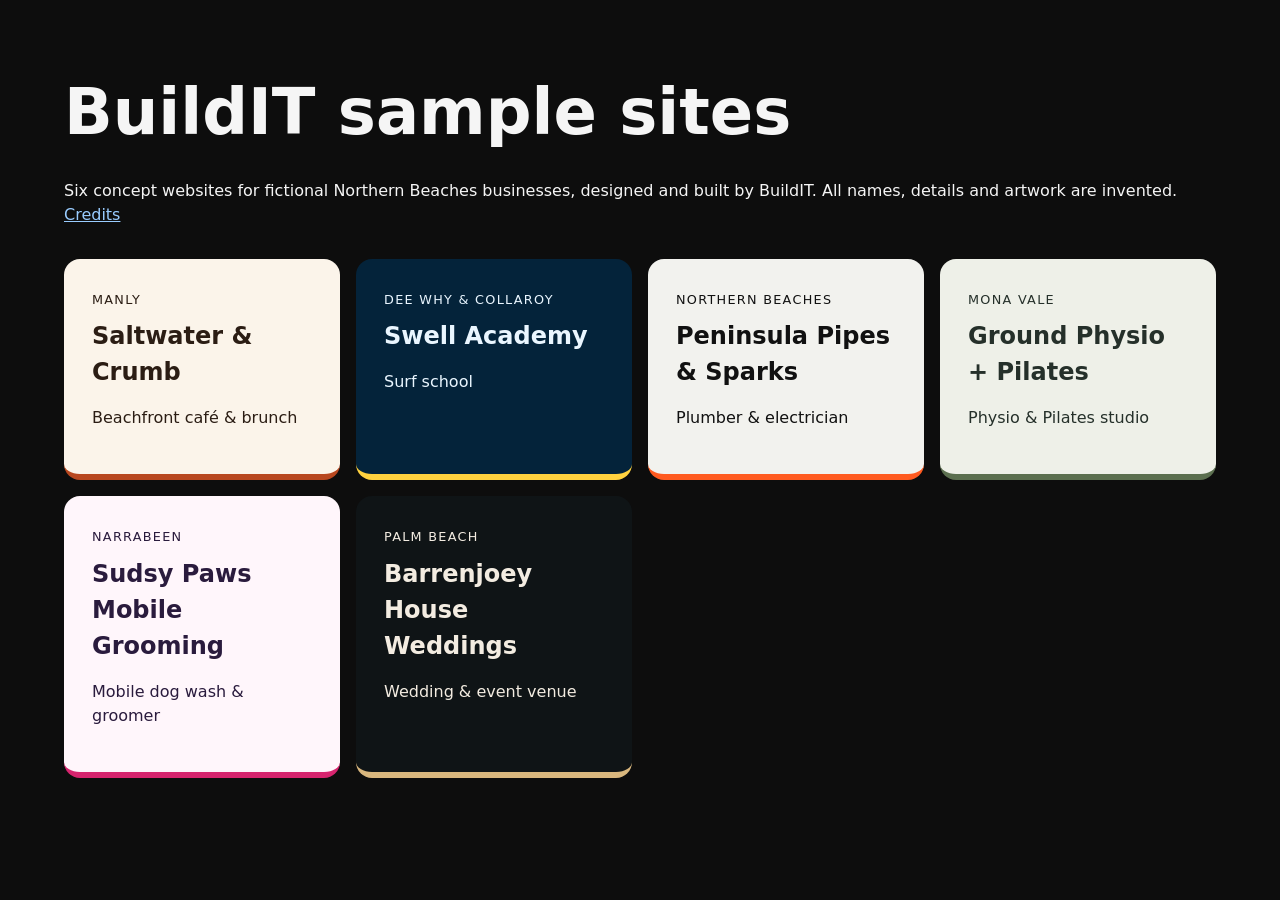
<file: index.html>
<!doctype html><html lang="en-AU"><head><meta charset="utf-8"><meta name="viewport" content="width=device-width,initial-scale=1"><title>BuildIT — Sample websites for Northern Beaches businesses</title><link rel="icon" href="data:,"><style>body{margin:0;font:16px/1.5 system-ui,sans-serif;background:#0d0d0d;color:#f5f5f5;padding:clamp(20px,5vw,64px)}h1{font-size:clamp(2rem,6vw,4rem);margin:0 0 .3em}.g{display:grid;gap:16px;grid-template-columns:repeat(auto-fit,minmax(260px,1fr));margin-top:32px}.ix{display:block;padding:28px;border-radius:16px;background:var(--b);color:var(--f);text-decoration:none;border-bottom:6px solid var(--c);transition:transform .2s}.ix:hover,.ix:focus-visible{transform:translateY(-4px)}.ix span{font-size:.8rem;text-transform:uppercase;letter-spacing:.1em}.ix h2{margin:.3em 0}a{color:#9cf}</style></head><body><h1>BuildIT sample sites</h1><p>Six concept websites for fictional Northern Beaches businesses, designed and built by BuildIT. All names, details and artwork are invented. <a href="CREDITS.md">Credits</a></p><div class="g"><a class="ix" href="saltwater-cafe/" style="--c:#b8471f;--b:#fbf4ea;--f:#2b1d14"><span>Manly</span><h2>Saltwater & Crumb</h2><p>Beachfront café & brunch</p></a><a class="ix" href="swell-academy/" style="--c:#ffd23f;--b:#04233a;--f:#eaf6ff"><span>Dee Why & Collaroy</span><h2>Swell Academy</h2><p>Surf school</p></a><a class="ix" href="peninsula-sparks/" style="--c:#ff5a1f;--b:#f2f2ee;--f:#111"><span>Northern Beaches</span><h2>Peninsula Pipes & Sparks</h2><p>Plumber & electrician</p></a><a class="ix" href="ground-studio/" style="--c:#5b6f4f;--b:#eef0e8;--f:#25302a"><span>Mona Vale</span><h2>Ground Physio + Pilates</h2><p>Physio & Pilates studio</p></a><a class="ix" href="sudsy-paws/" style="--c:#d6246e;--b:#fff6fb;--f:#2a1b3d"><span>Narrabeen</span><h2>Sudsy Paws Mobile Grooming</h2><p>Mobile dog wash & groomer</p></a><a class="ix" href="barrenjoey-house/" style="--c:#d9b77e;--b:#0f1416;--f:#f3ece1"><span>Palm Beach</span><h2>Barrenjoey House Weddings</h2><p>Wedding & event venue</p></a></div></body></html>
</file>
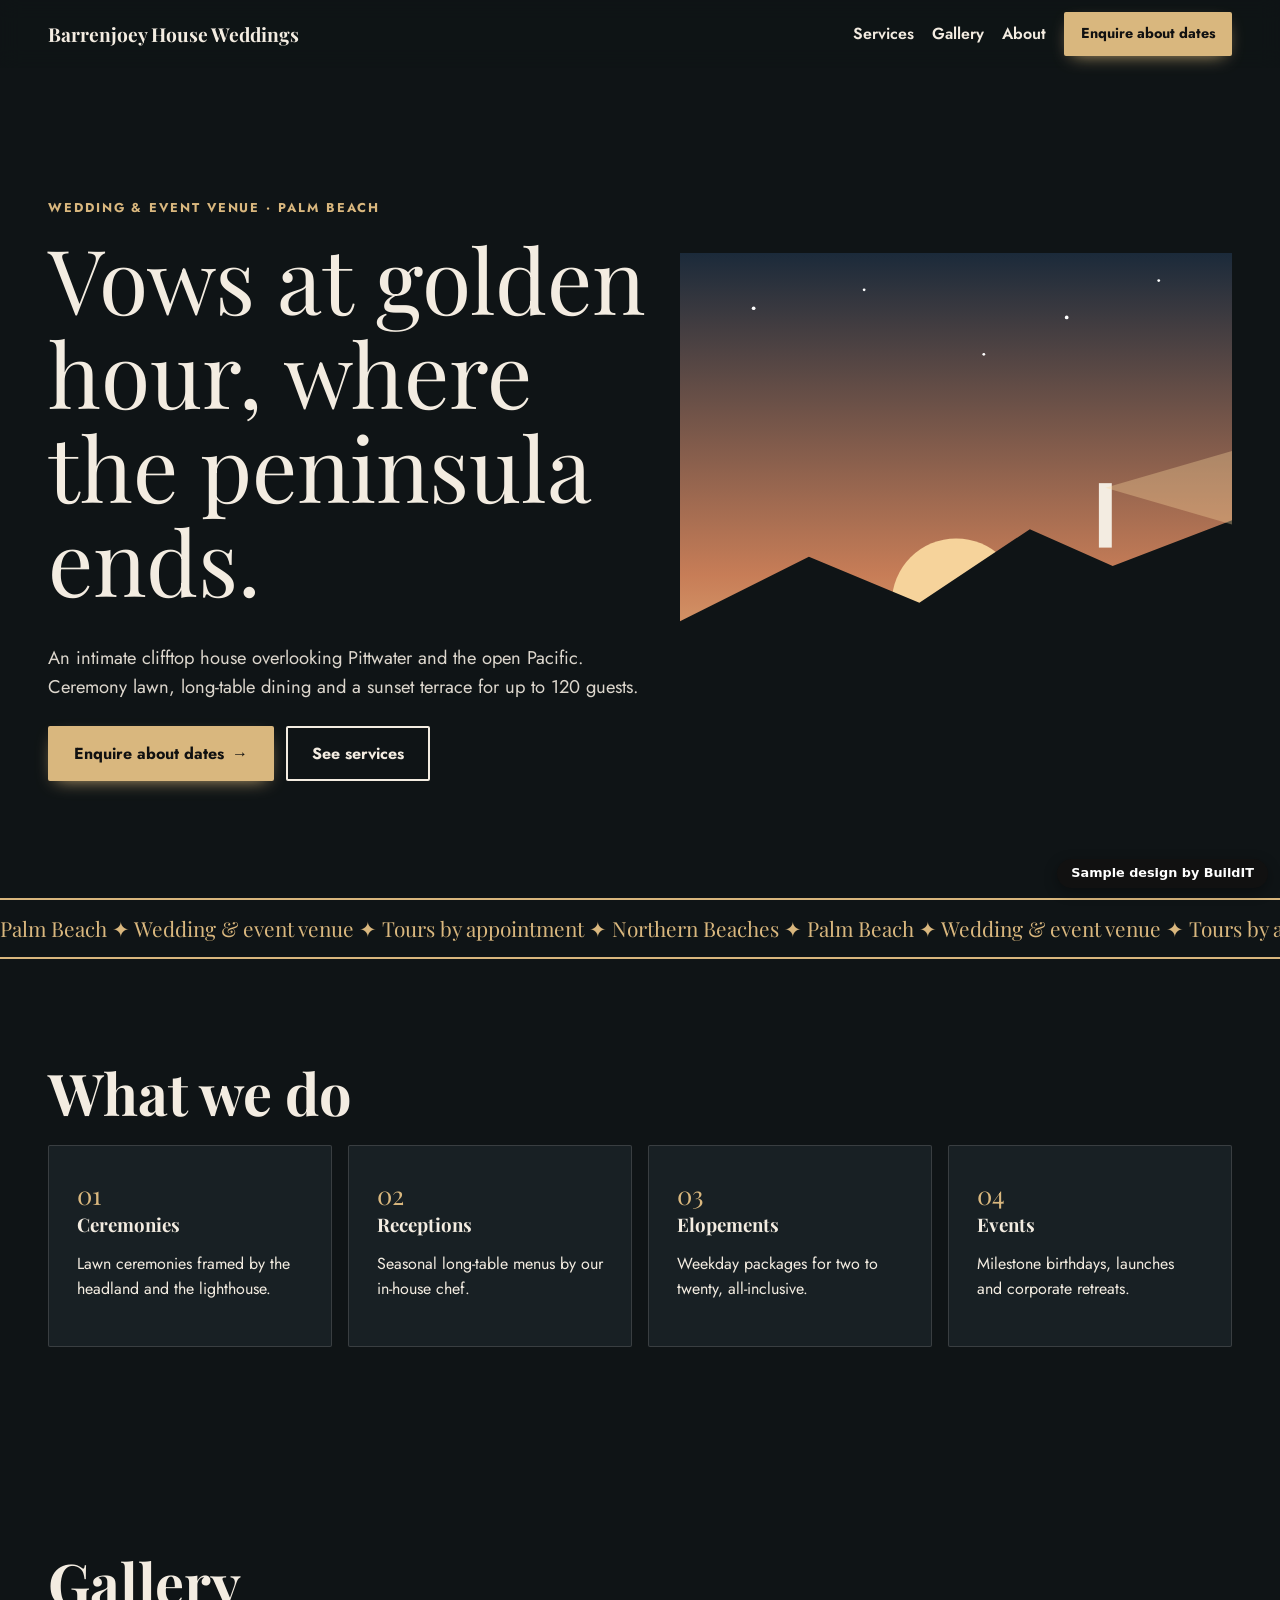
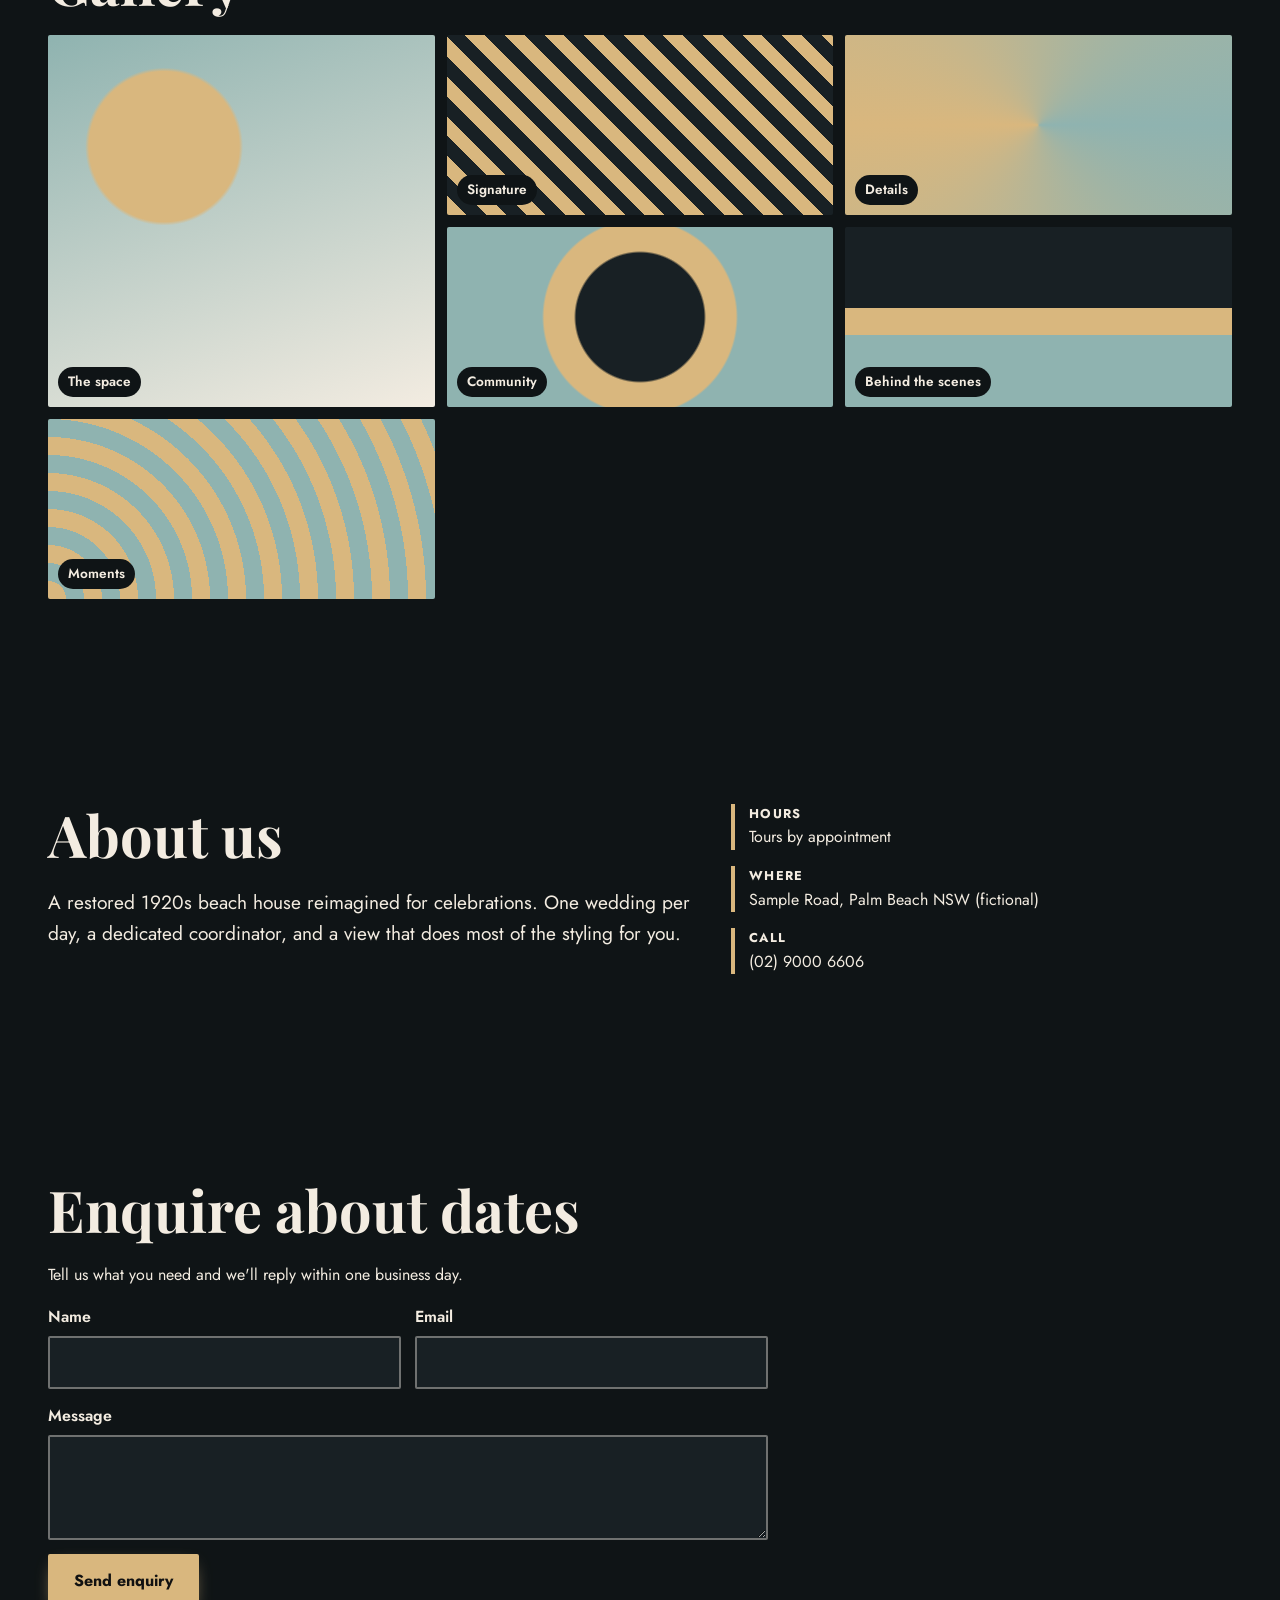
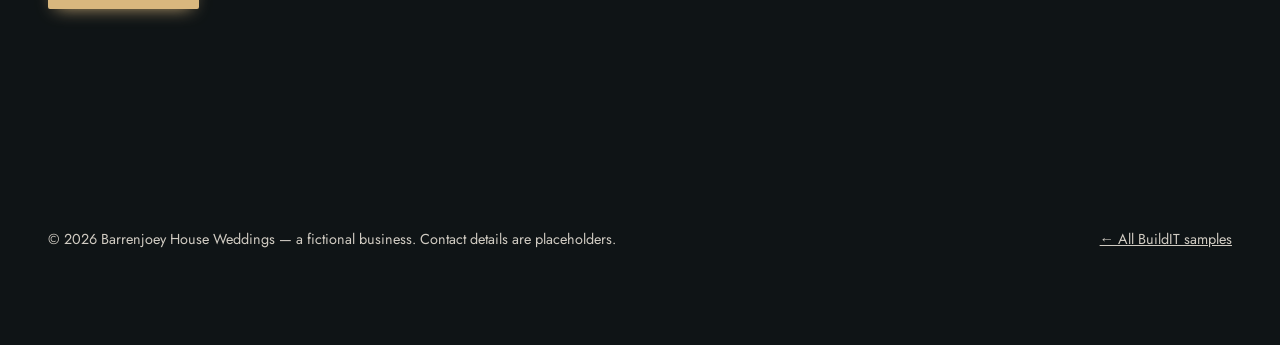
<file: barrenjoey-house/index.html>
<!doctype html><html lang="en-AU"><head><meta charset="utf-8"><meta name="viewport" content="width=device-width,initial-scale=1">
<title>Barrenjoey House Weddings — Wedding &amp; event venue, Palm Beach (sample design)</title><meta name="description" content="Concept website for a fictional wedding &amp; event venue in Palm Beach. Sample design by BuildIT.">
<link rel="icon" href="data:image/svg+xml,<svg xmlns=%22http://www.w3.org/2000/svg%22 viewBox=%220 0 10 10%22><circle cx=%225%22 cy=%225%22 r=%225%22 fill=%22%23888%22/></svg>">
<link rel="preconnect" href="https://fonts.googleapis.com"><link rel="preconnect" href="https://fonts.gstatic.com" crossorigin><link href="https://fonts.googleapis.com/css2?family=Playfair+Display:ital,wght@0,400;0,700;1,400&family=Jost:wght@300;500&display=swap" rel="stylesheet">
<style>:root{--bg:#0f1416;--fg:#f3ece1;--ac:#d9b77e;--ac2:#8fb3b0;--card:#182024;--hf:'Playfair Display',serif;--bf:'Jost',sans-serif;--r:2px}</style><link rel="stylesheet" href="../assets/base.css"></head>
<body class="theme-stars"><a class="skip" href="#main">Skip to content</a>
<header class="nav"><a class="logo" href="#top">Barrenjoey House Weddings</a><nav aria-label="Main"><a href="#services">Services</a><a href="#gallery">Gallery</a><a href="#about">About</a><a class="btn sm" href="#contact" aria-label="Enquire about dates"><span class="lg">Enquire about dates</span><span class="sh" aria-hidden="true">Enquire</span></a></nav></header>
<main id="main"><section class="hero" id="top"><div class="hero-text"><p class="eyebrow">Wedding &amp; event venue · Palm Beach</p><h1 class="split">Vows at golden hour, where the peninsula ends.</h1><p class="lede">An intimate clifftop house overlooking Pittwater and the open Pacific. Ceremony lawn, long-table dining and a sunset terrace for up to 120 guests.</p><div class="ctas"><a class="btn" href="#contact">Enquire about dates <span aria-hidden="true">→</span></a><a class="btn ghost" href="#services">See services</a></div></div><div class="hero-art"><svg viewBox="0 0 600 500" class="art" aria-hidden="true"><defs><linearGradient id="sk" x1="0" y1="0" x2="0" y2="1"><stop offset="0" stop-color="#1b2a3a"/><stop offset=".7" stop-color="#c77d57"/><stop offset="1" stop-color="#e9b980"/></linearGradient></defs><rect width="600" height="500" fill="url(#sk)"/><circle class="sunset" cx="300" cy="380" r="70" fill="#f6d39b"/><g fill="#fff" class="twinkle"><circle cx="80" cy="60" r="2"/><circle cx="200" cy="40" r="1.5"/><circle cx="420" cy="70" r="2"/><circle cx="520" cy="30" r="1.5"/><circle cx="330" cy="110" r="1.5"/></g><path d="M0 400 140 330 260 380 380 300 470 340 600 290V500H0z" fill="#0f1416"/><rect x="455" y="250" width="14" height="70" fill="#f3ece1"/><path class="beam" d="M462 255 600 215V295z" fill="#f6d39b" opacity=".35"/></svg></div></section>
<div class="marquee" aria-hidden="true"><div>Palm Beach ✦ Wedding & event venue ✦ Tours by appointment ✦ Northern Beaches ✦ Palm Beach ✦ Wedding & event venue ✦ Tours by appointment ✦ Northern Beaches ✦ Palm Beach ✦ Wedding & event venue ✦ Tours by appointment ✦ Northern Beaches ✦ Palm Beach ✦ Wedding & event venue ✦ Tours by appointment ✦ Northern Beaches ✦ </div></div>
<section id="services" class="wrap"><h2 class="reveal">What we do</h2><ul class="cards"><li class="card reveal" style="--d:0ms"><span class="num">01</span><h3>Ceremonies</h3><p>Lawn ceremonies framed by the headland and the lighthouse.</p></li><li class="card reveal" style="--d:80ms"><span class="num">02</span><h3>Receptions</h3><p>Seasonal long-table menus by our in-house chef.</p></li><li class="card reveal" style="--d:160ms"><span class="num">03</span><h3>Elopements</h3><p>Weekday packages for two to twenty, all-inclusive.</p></li><li class="card reveal" style="--d:240ms"><span class="num">04</span><h3>Events</h3><p>Milestone birthdays, launches and corporate retreats.</p></li></ul></section>
<section id="gallery" class="wrap"><h2 class="reveal">Gallery</h2><div class="gallery"><figure class="tile t0 reveal" style="--d:0ms"><div class="tile-art"></div><figcaption>The space</figcaption></figure><figure class="tile t1 reveal" style="--d:60ms"><div class="tile-art"></div><figcaption>Signature</figcaption></figure><figure class="tile t2 reveal" style="--d:120ms"><div class="tile-art"></div><figcaption>Details</figcaption></figure><figure class="tile t3 reveal" style="--d:180ms"><div class="tile-art"></div><figcaption>Community</figcaption></figure><figure class="tile t4 reveal" style="--d:240ms"><div class="tile-art"></div><figcaption>Behind the scenes</figcaption></figure><figure class="tile t5 reveal" style="--d:300ms"><div class="tile-art"></div><figcaption>Moments</figcaption></figure></div></section>
<section id="about" class="wrap about"><div class="reveal"><h2>About us</h2><p>A restored 1920s beach house reimagined for celebrations. One wedding per day, a dedicated coordinator, and a view that does most of the styling for you.</p></div><dl class="facts reveal"><div><dt>Hours</dt><dd>Tours by appointment</dd></div><div><dt>Where</dt><dd>Sample Road, Palm Beach NSW (fictional)</dd></div><div><dt>Call</dt><dd>(02) 9000 6606</dd></div></dl></section>
<section id="contact" class="wrap contact reveal"><h2>Enquire about dates</h2><p>Tell us what you need and we'll reply within one business day.</p>
<form onsubmit="event.preventDefault();this.querySelector('.ok').hidden=false"><label>Name<input name="n" required autocomplete="name"></label><label>Email<input type="email" name="e" required autocomplete="email"></label><label class="full">Message<textarea name="m" rows="3"></textarea></label><button class="btn" type="submit">Send enquiry</button><p class="ok" role="status" hidden>Thanks! This is a sample form — no message was sent.</p></form></section></main>
<footer class="wrap foot"><p>© 2026 Barrenjoey House Weddings — a fictional business. Contact details are placeholders.</p><p><a href="../">← All BuildIT samples</a></p></footer>
<a class="badge" href="../">Sample design by <b>BuildIT</b></a><script src="../assets/site.js" defer></script></body></html>
</file>
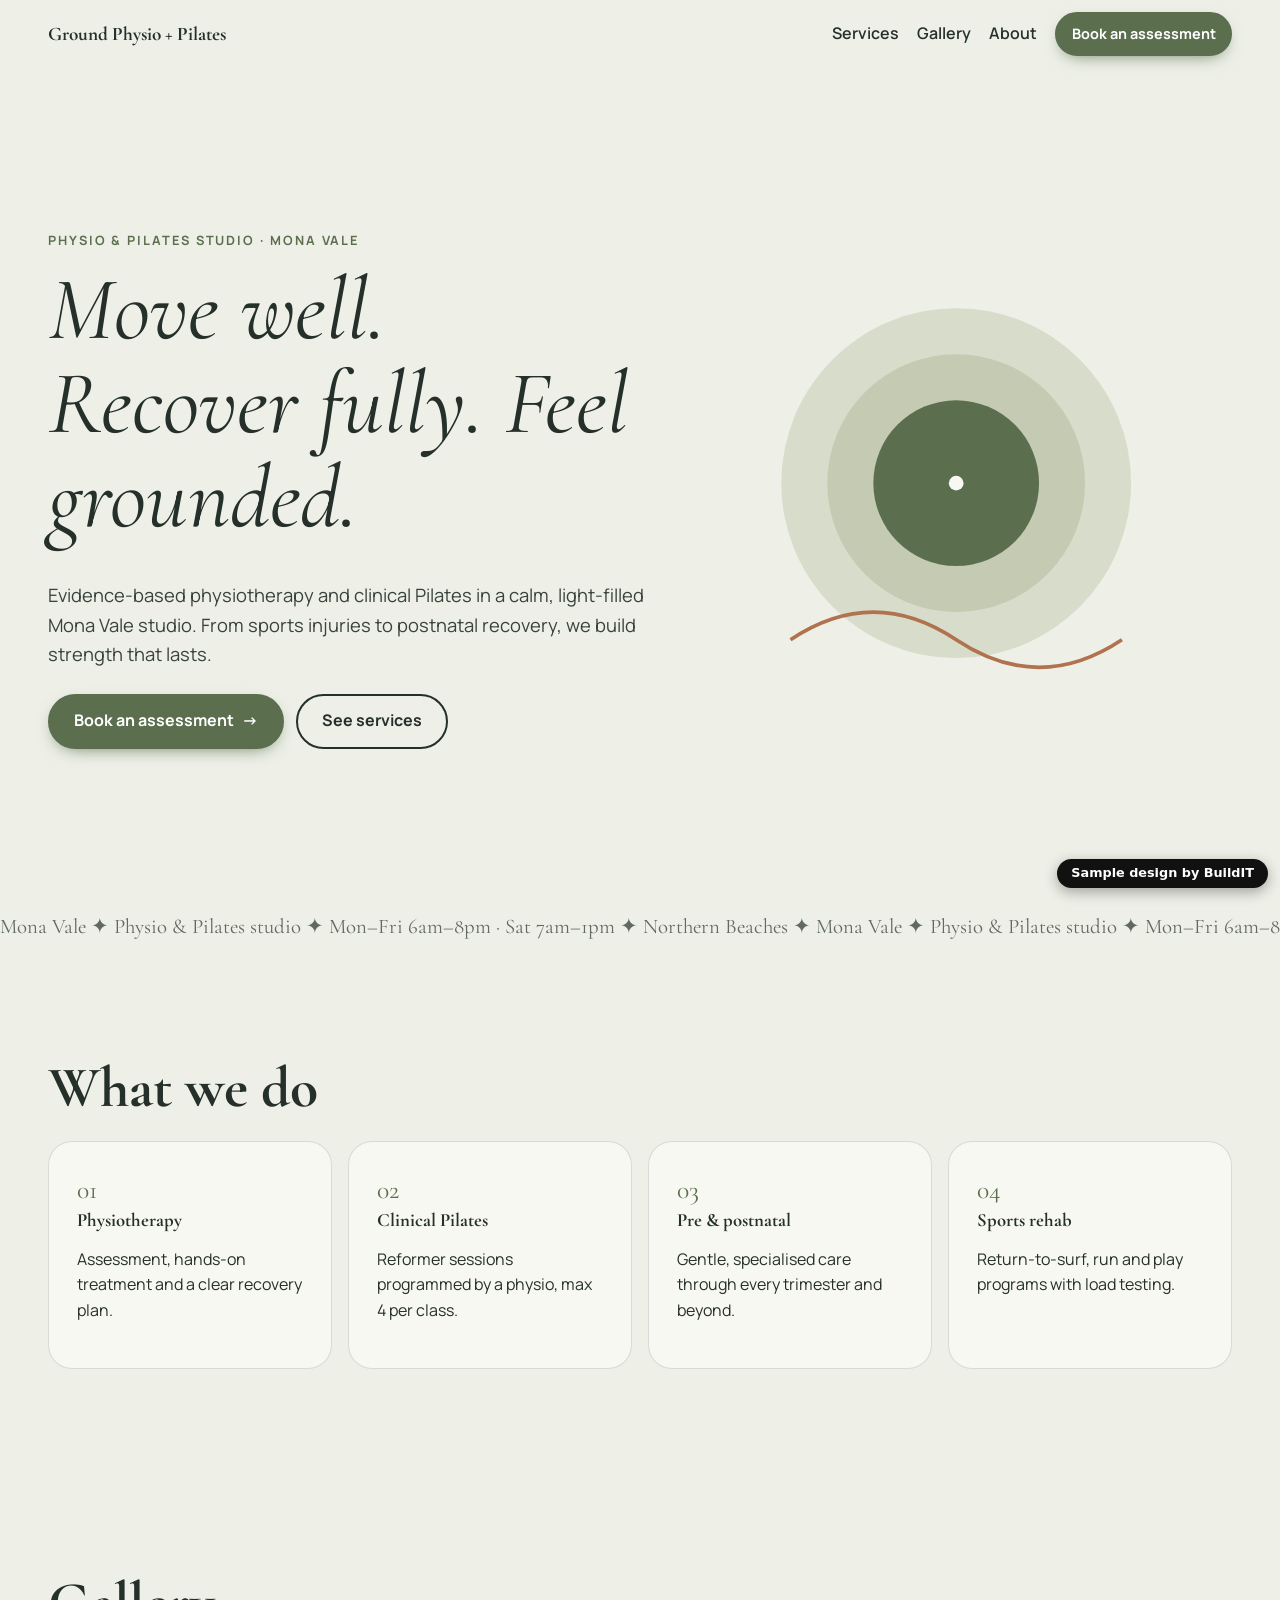
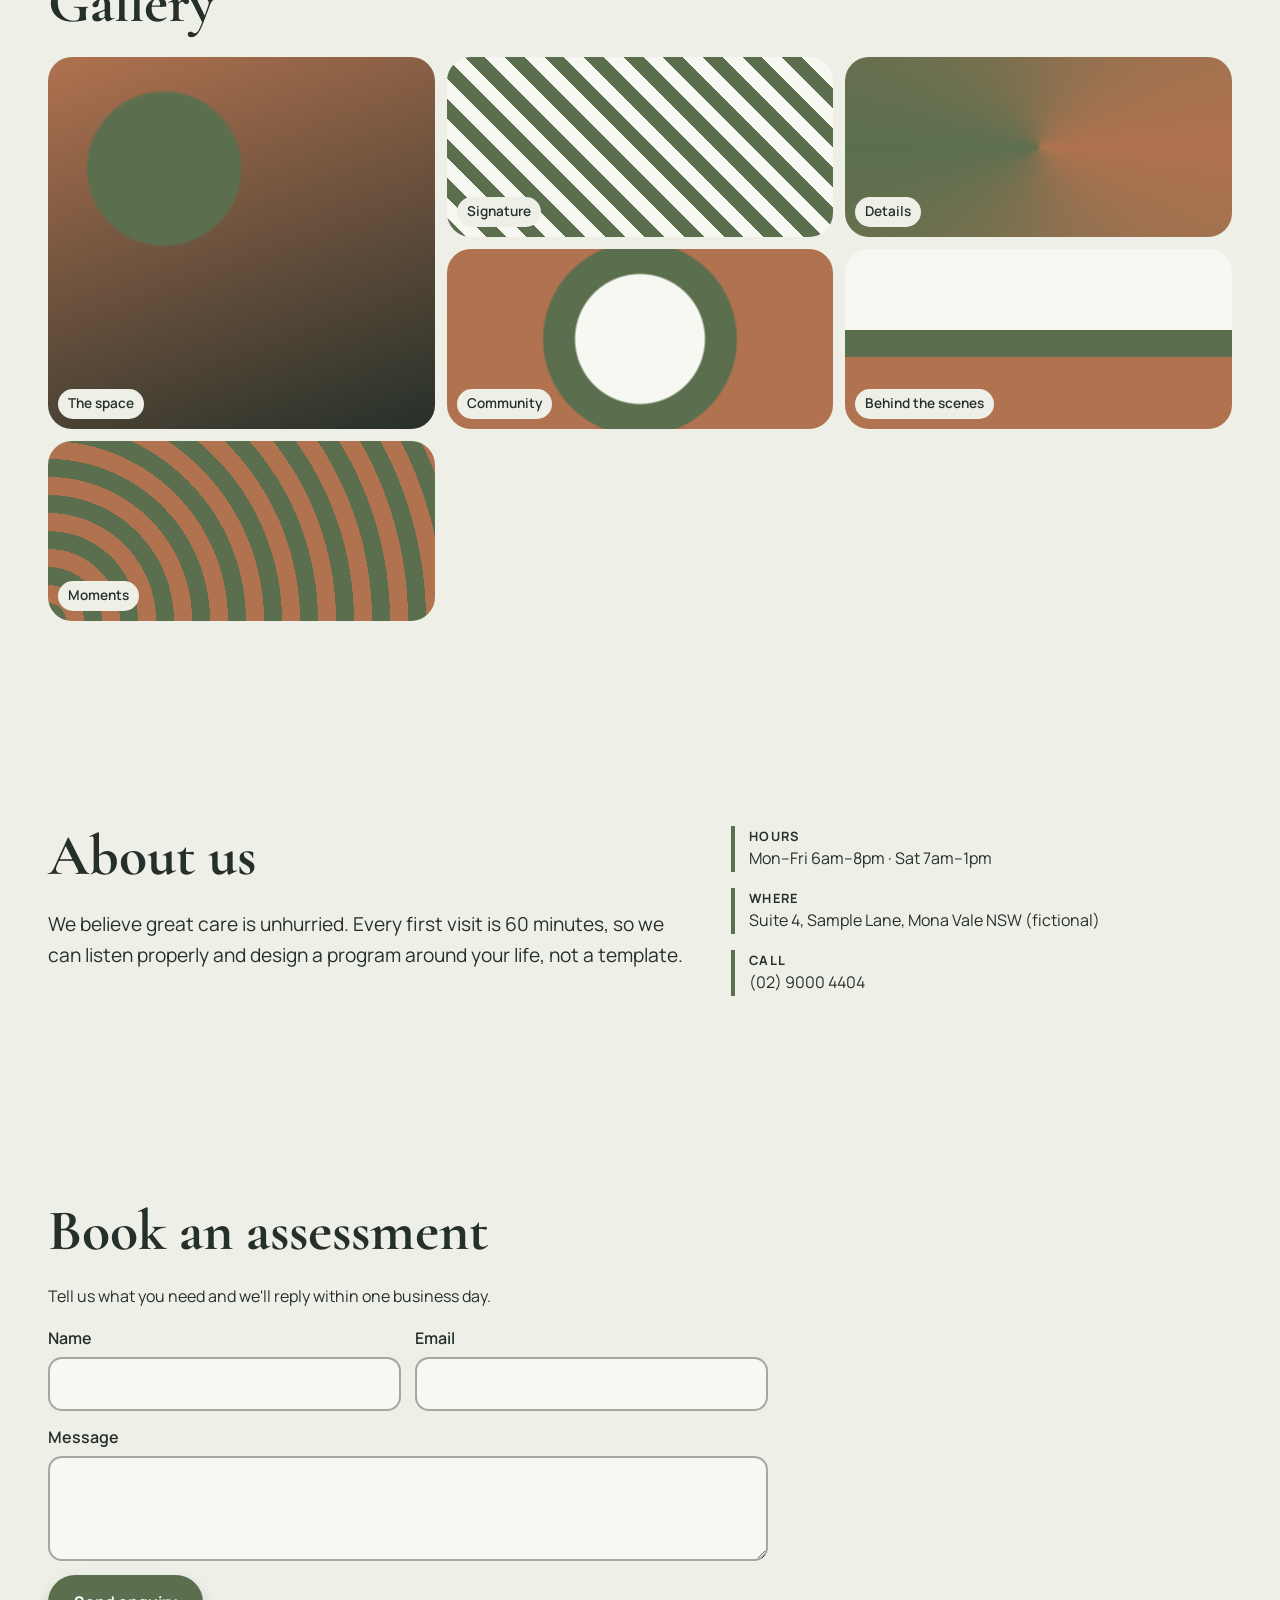
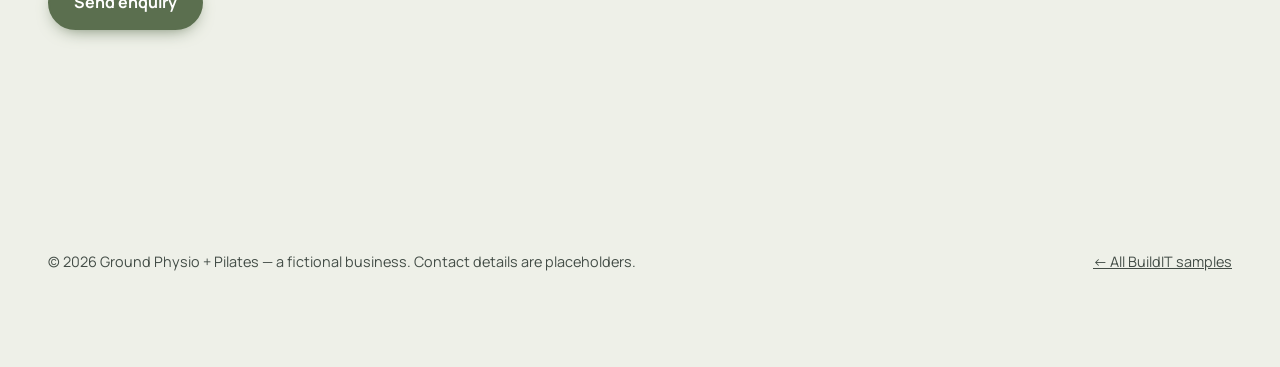
<file: ground-studio/index.html>
<!doctype html><html lang="en-AU"><head><meta charset="utf-8"><meta name="viewport" content="width=device-width,initial-scale=1">
<title>Ground Physio + Pilates — Physio &amp; Pilates studio, Mona Vale (sample design)</title><meta name="description" content="Concept website for a fictional physio &amp; pilates studio in Mona Vale. Sample design by BuildIT.">
<link rel="icon" href="data:image/svg+xml,<svg xmlns=%22http://www.w3.org/2000/svg%22 viewBox=%220 0 10 10%22><circle cx=%225%22 cy=%225%22 r=%225%22 fill=%22%23888%22/></svg>">
<link rel="preconnect" href="https://fonts.googleapis.com"><link rel="preconnect" href="https://fonts.gstatic.com" crossorigin><link href="https://fonts.googleapis.com/css2?family=Cormorant+Garamond:ital,wght@0,400;0,600;1,400&family=Manrope:wght@400;600&display=swap" rel="stylesheet">
<style>:root{--bg:#eef0e8;--fg:#25302a;--ac:#5b6f4f;--ac2:#b0724f;--card:#f8f8f3;--hf:'Cormorant Garamond',serif;--bf:'Manrope',sans-serif;--r:999px}</style><link rel="stylesheet" href="../assets/base.css"></head>
<body class="theme-breath"><a class="skip" href="#main">Skip to content</a>
<header class="nav"><a class="logo" href="#top">Ground Physio + Pilates</a><nav aria-label="Main"><a href="#services">Services</a><a href="#gallery">Gallery</a><a href="#about">About</a><a class="btn sm" href="#contact" aria-label="Book an assessment"><span class="lg">Book an assessment</span><span class="sh" aria-hidden="true">Book</span></a></nav></header>
<main id="main"><section class="hero" id="top"><div class="hero-text"><p class="eyebrow">Physio &amp; Pilates studio · Mona Vale</p><h1 class="split">Move well. Recover fully. Feel grounded.</h1><p class="lede">Evidence-based physiotherapy and clinical Pilates in a calm, light-filled Mona Vale studio. From sports injuries to postnatal recovery, we build strength that lasts.</p><div class="ctas"><a class="btn" href="#contact">Book an assessment <span aria-hidden="true">→</span></a><a class="btn ghost" href="#services">See services</a></div></div><div class="hero-art"><svg viewBox="0 0 600 500" class="art" aria-hidden="true"><circle class="br1" cx="300" cy="250" r="190" fill="#d8dccb"/><circle class="br2" cx="300" cy="250" r="140" fill="#c4cbb2"/><circle class="br3" cx="300" cy="250" r="90" fill="var(--ac)"/><path d="M120 420c60-40 120-40 180 0s120 40 180 0" stroke="var(--ac2)" stroke-width="4" fill="none"/><circle cx="300" cy="250" r="8" fill="#f8f8f3"/></svg></div></section>
<div class="marquee" aria-hidden="true"><div>Mona Vale ✦ Physio & Pilates studio ✦ Mon–Fri 6am–8pm · Sat 7am–1pm ✦ Northern Beaches ✦ Mona Vale ✦ Physio & Pilates studio ✦ Mon–Fri 6am–8pm · Sat 7am–1pm ✦ Northern Beaches ✦ Mona Vale ✦ Physio & Pilates studio ✦ Mon–Fri 6am–8pm · Sat 7am–1pm ✦ Northern Beaches ✦ Mona Vale ✦ Physio & Pilates studio ✦ Mon–Fri 6am–8pm · Sat 7am–1pm ✦ Northern Beaches ✦ </div></div>
<section id="services" class="wrap"><h2 class="reveal">What we do</h2><ul class="cards"><li class="card reveal" style="--d:0ms"><span class="num">01</span><h3>Physiotherapy</h3><p>Assessment, hands-on treatment and a clear recovery plan.</p></li><li class="card reveal" style="--d:80ms"><span class="num">02</span><h3>Clinical Pilates</h3><p>Reformer sessions programmed by a physio, max 4 per class.</p></li><li class="card reveal" style="--d:160ms"><span class="num">03</span><h3>Pre &amp; postnatal</h3><p>Gentle, specialised care through every trimester and beyond.</p></li><li class="card reveal" style="--d:240ms"><span class="num">04</span><h3>Sports rehab</h3><p>Return-to-surf, run and play programs with load testing.</p></li></ul></section>
<section id="gallery" class="wrap"><h2 class="reveal">Gallery</h2><div class="gallery"><figure class="tile t0 reveal" style="--d:0ms"><div class="tile-art"></div><figcaption>The space</figcaption></figure><figure class="tile t1 reveal" style="--d:60ms"><div class="tile-art"></div><figcaption>Signature</figcaption></figure><figure class="tile t2 reveal" style="--d:120ms"><div class="tile-art"></div><figcaption>Details</figcaption></figure><figure class="tile t3 reveal" style="--d:180ms"><div class="tile-art"></div><figcaption>Community</figcaption></figure><figure class="tile t4 reveal" style="--d:240ms"><div class="tile-art"></div><figcaption>Behind the scenes</figcaption></figure><figure class="tile t5 reveal" style="--d:300ms"><div class="tile-art"></div><figcaption>Moments</figcaption></figure></div></section>
<section id="about" class="wrap about"><div class="reveal"><h2>About us</h2><p>We believe great care is unhurried. Every first visit is 60 minutes, so we can listen properly and design a program around your life, not a template.</p></div><dl class="facts reveal"><div><dt>Hours</dt><dd>Mon–Fri 6am–8pm · Sat 7am–1pm</dd></div><div><dt>Where</dt><dd>Suite 4, Sample Lane, Mona Vale NSW (fictional)</dd></div><div><dt>Call</dt><dd>(02) 9000 4404</dd></div></dl></section>
<section id="contact" class="wrap contact reveal"><h2>Book an assessment</h2><p>Tell us what you need and we'll reply within one business day.</p>
<form onsubmit="event.preventDefault();this.querySelector('.ok').hidden=false"><label>Name<input name="n" required autocomplete="name"></label><label>Email<input type="email" name="e" required autocomplete="email"></label><label class="full">Message<textarea name="m" rows="3"></textarea></label><button class="btn" type="submit">Send enquiry</button><p class="ok" role="status" hidden>Thanks! This is a sample form — no message was sent.</p></form></section></main>
<footer class="wrap foot"><p>© 2026 Ground Physio + Pilates — a fictional business. Contact details are placeholders.</p><p><a href="../">← All BuildIT samples</a></p></footer>
<a class="badge" href="../">Sample design by <b>BuildIT</b></a><script src="../assets/site.js" defer></script></body></html>
</file>
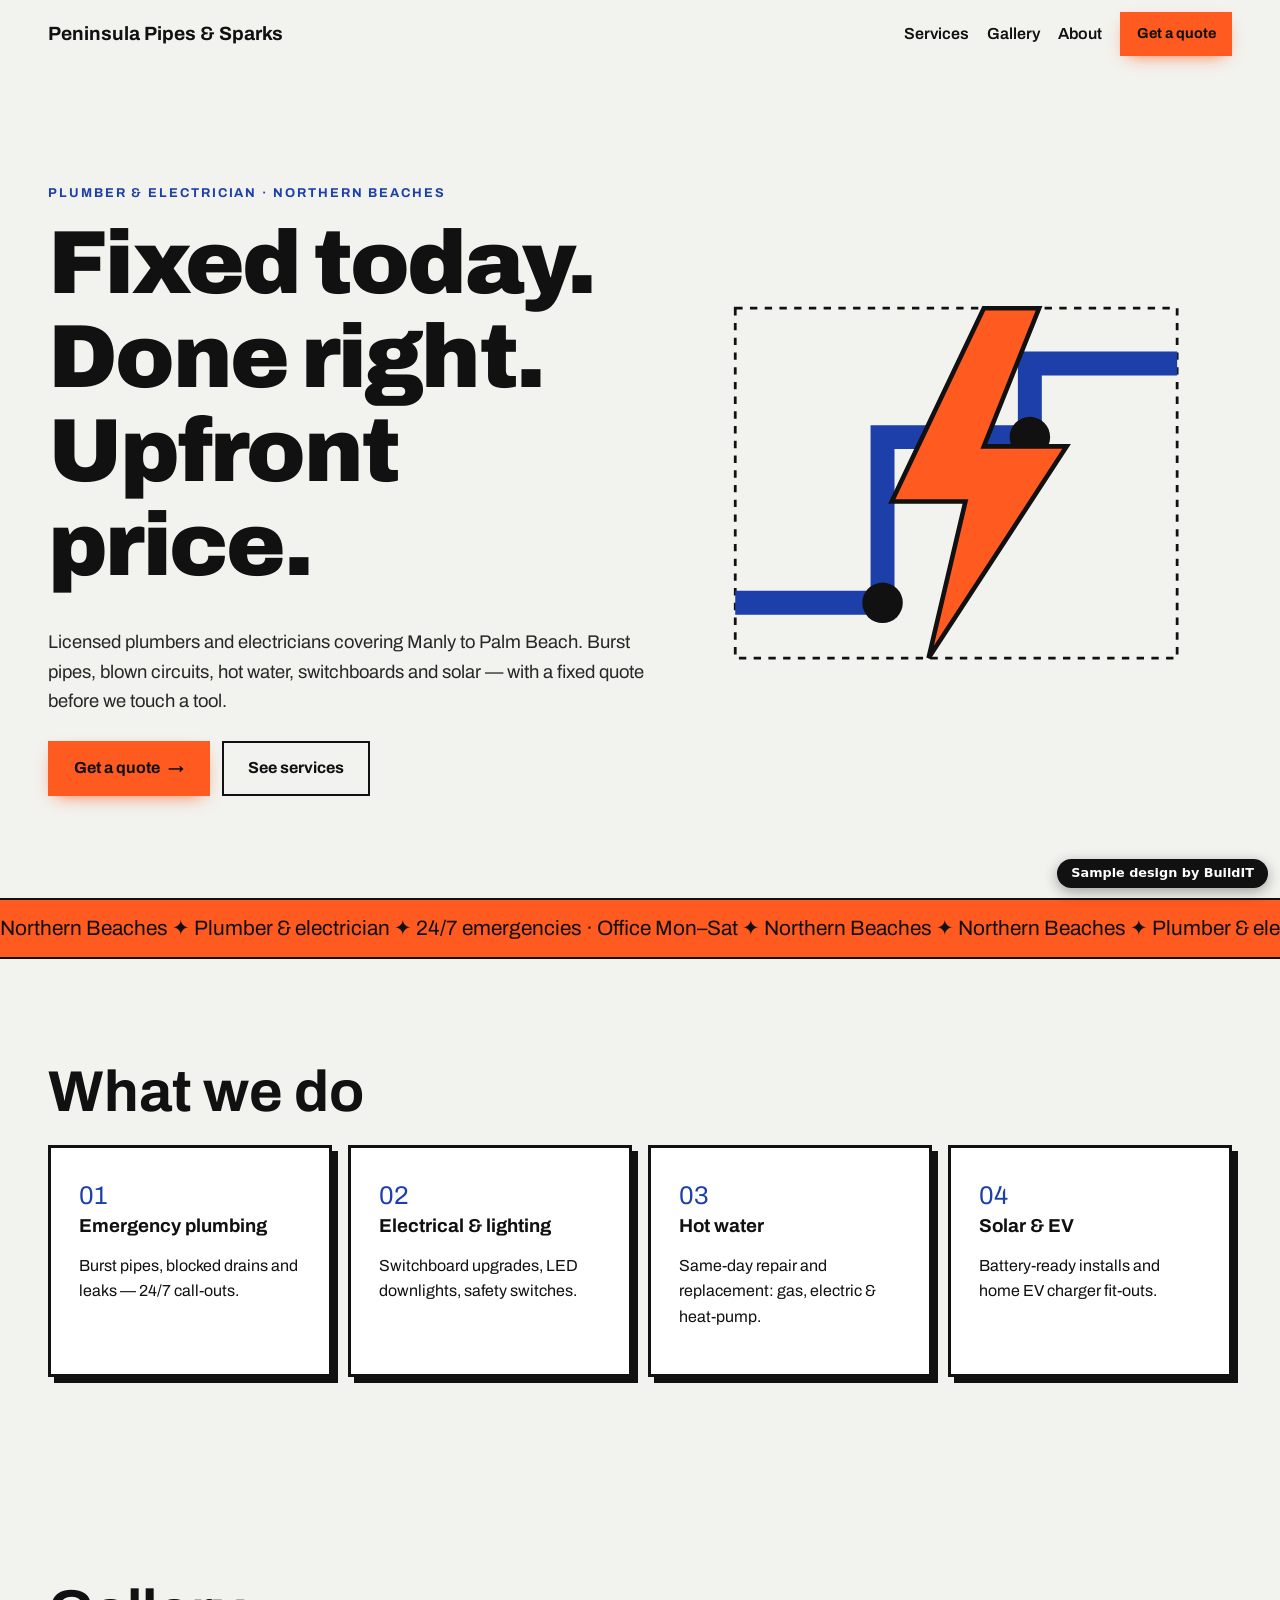
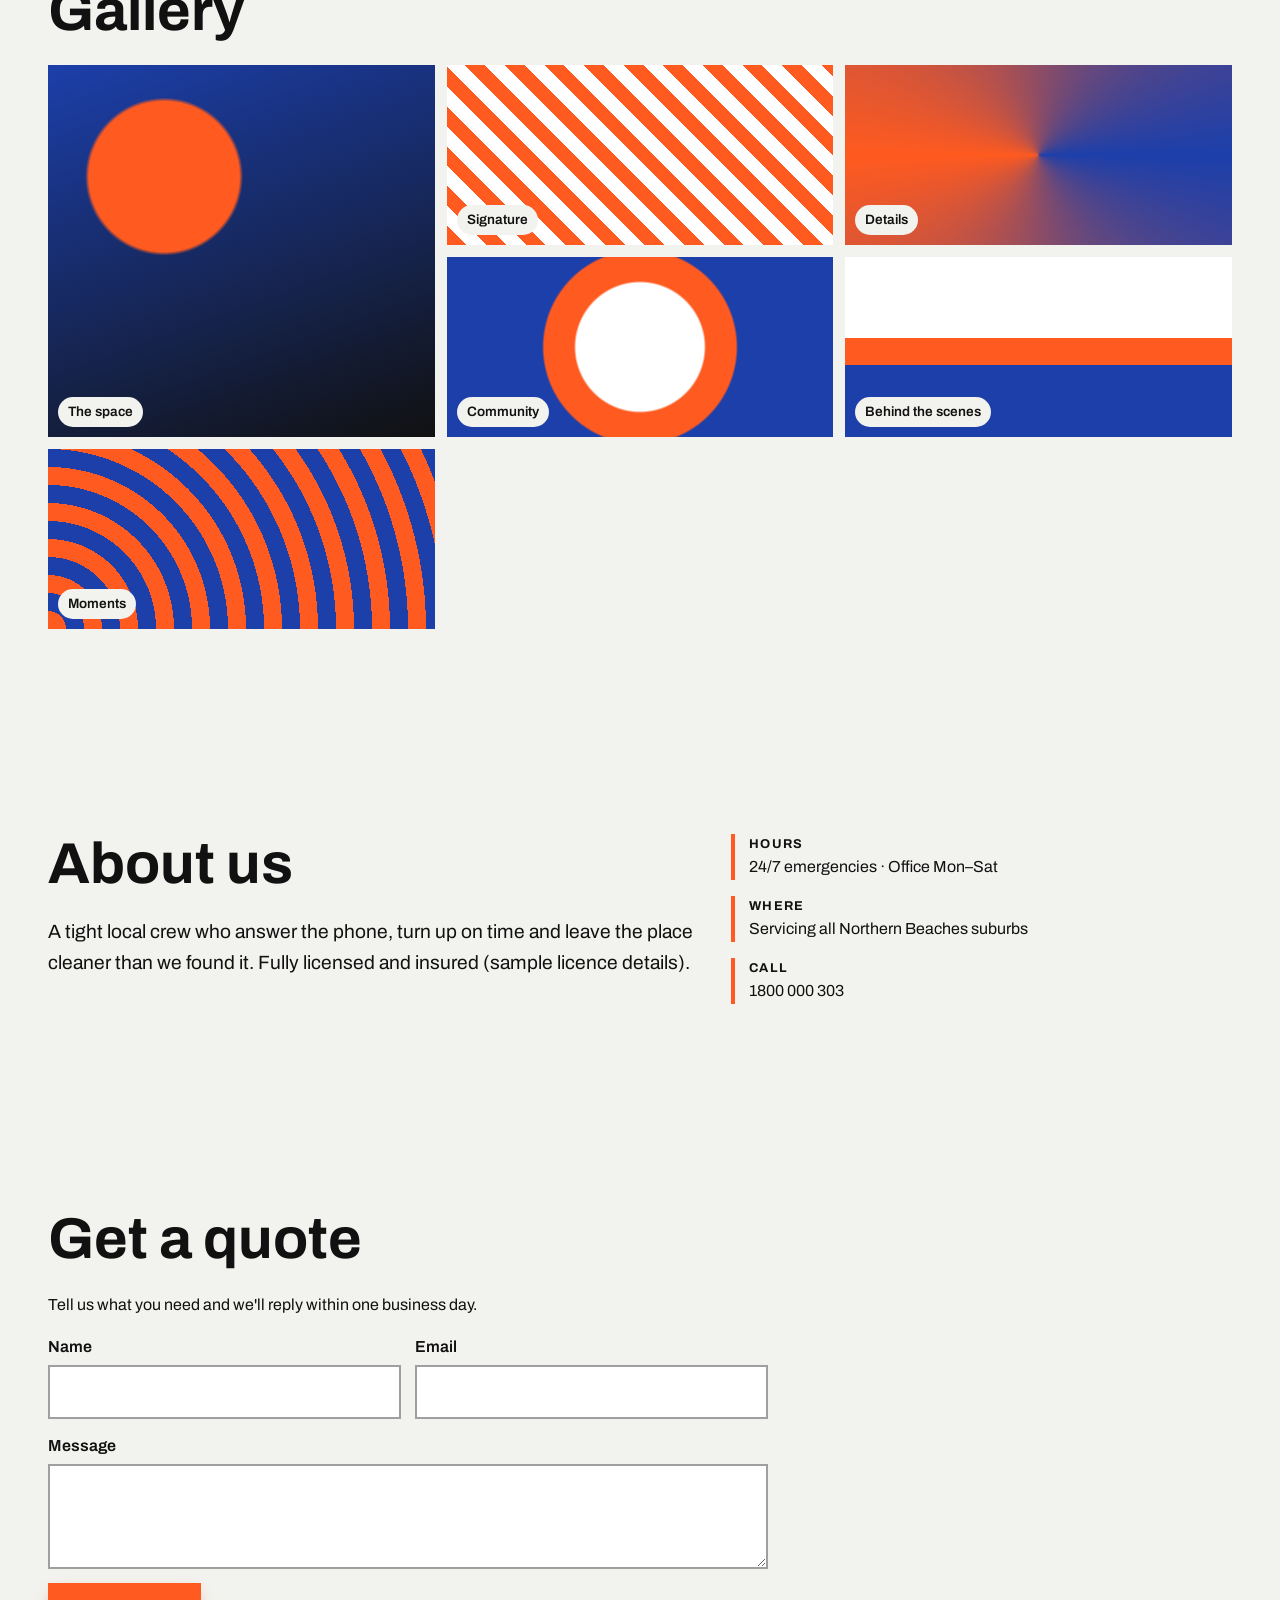
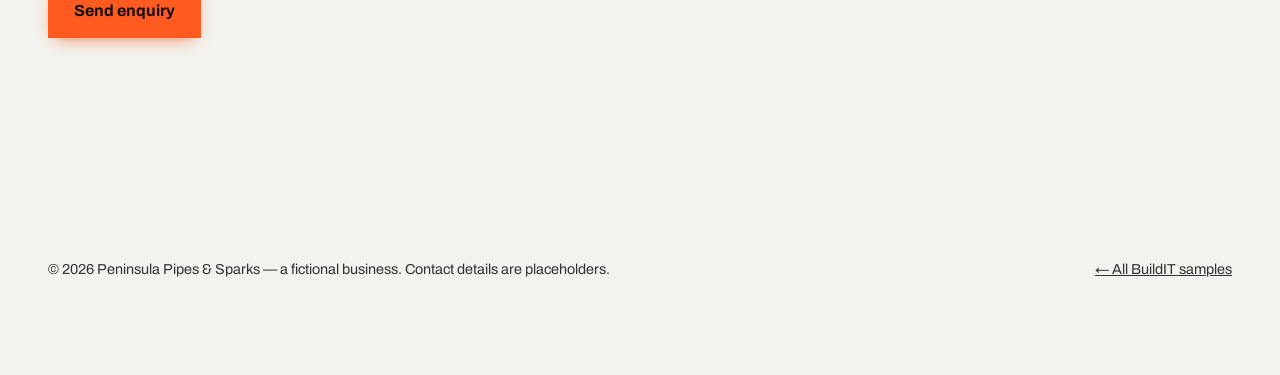
<file: peninsula-sparks/index.html>
<!doctype html><html lang="en-AU"><head><meta charset="utf-8"><meta name="viewport" content="width=device-width,initial-scale=1">
<title>Peninsula Pipes &amp; Sparks — Plumber &amp; electrician, Northern Beaches (sample design)</title><meta name="description" content="Concept website for a fictional plumber &amp; electrician in Northern Beaches. Sample design by BuildIT.">
<link rel="icon" href="data:image/svg+xml,<svg xmlns=%22http://www.w3.org/2000/svg%22 viewBox=%220 0 10 10%22><circle cx=%225%22 cy=%225%22 r=%225%22 fill=%22%23888%22/></svg>">
<link rel="preconnect" href="https://fonts.googleapis.com"><link rel="preconnect" href="https://fonts.gstatic.com" crossorigin><link href="https://fonts.googleapis.com/css2?family=Archivo:wght@400;600;900&family=JetBrains+Mono:wght@500&display=swap" rel="stylesheet">
<style>:root{--bg:#f2f2ee;--fg:#111;--ac:#ff5a1f;--ac2:#1c3faa;--card:#fff;--hf:'Archivo',sans-serif;--bf:'Archivo',sans-serif;--r:0px}</style><link rel="stylesheet" href="../assets/base.css"></head>
<body class="theme-bolt"><a class="skip" href="#main">Skip to content</a>
<header class="nav"><a class="logo" href="#top">Peninsula Pipes &amp; Sparks</a><nav aria-label="Main"><a href="#services">Services</a><a href="#gallery">Gallery</a><a href="#about">About</a><a class="btn sm" href="#contact" aria-label="Get a quote"><span class="lg">Get a quote</span><span class="sh" aria-hidden="true">Quote</span></a></nav></header>
<main id="main"><section class="hero" id="top"><div class="hero-text"><p class="eyebrow">Plumber &amp; electrician · Northern Beaches</p><h1 class="split">Fixed today. Done right. Upfront price.</h1><p class="lede">Licensed plumbers and electricians covering Manly to Palm Beach. Burst pipes, blown circuits, hot water, switchboards and solar — with a fixed quote before we touch a tool.</p><div class="ctas"><a class="btn" href="#contact">Get a quote <span aria-hidden="true">→</span></a><a class="btn ghost" href="#services">See services</a></div></div><div class="hero-art"><svg viewBox="0 0 600 500" class="art" aria-hidden="true"><rect x="60" y="60" width="480" height="380" fill="none" stroke="var(--fg)" stroke-width="3" stroke-dasharray="8 8"/><path class="pipe" d="M60 380H220V200H380V120H540" stroke="var(--ac2)" stroke-width="26" fill="none"/><circle cx="220" cy="380" r="22" fill="var(--fg)"/><circle cx="380" cy="200" r="22" fill="var(--fg)"/><path class="zap" d="M330 60 230 270h80l-40 170 150-230h-90l60-150z" fill="var(--ac)" stroke="var(--fg)" stroke-width="5"/></svg></div></section>
<div class="marquee" aria-hidden="true"><div>Northern Beaches ✦ Plumber & electrician ✦ 24/7 emergencies · Office Mon–Sat ✦ Northern Beaches ✦ Northern Beaches ✦ Plumber & electrician ✦ 24/7 emergencies · Office Mon–Sat ✦ Northern Beaches ✦ Northern Beaches ✦ Plumber & electrician ✦ 24/7 emergencies · Office Mon–Sat ✦ Northern Beaches ✦ Northern Beaches ✦ Plumber & electrician ✦ 24/7 emergencies · Office Mon–Sat ✦ Northern Beaches ✦ </div></div>
<section id="services" class="wrap"><h2 class="reveal">What we do</h2><ul class="cards"><li class="card reveal" style="--d:0ms"><span class="num">01</span><h3>Emergency plumbing</h3><p>Burst pipes, blocked drains and leaks — 24/7 call-outs.</p></li><li class="card reveal" style="--d:80ms"><span class="num">02</span><h3>Electrical &amp; lighting</h3><p>Switchboard upgrades, LED downlights, safety switches.</p></li><li class="card reveal" style="--d:160ms"><span class="num">03</span><h3>Hot water</h3><p>Same-day repair and replacement: gas, electric &amp; heat-pump.</p></li><li class="card reveal" style="--d:240ms"><span class="num">04</span><h3>Solar &amp; EV</h3><p>Battery-ready installs and home EV charger fit-outs.</p></li></ul></section>
<section id="gallery" class="wrap"><h2 class="reveal">Gallery</h2><div class="gallery"><figure class="tile t0 reveal" style="--d:0ms"><div class="tile-art"></div><figcaption>The space</figcaption></figure><figure class="tile t1 reveal" style="--d:60ms"><div class="tile-art"></div><figcaption>Signature</figcaption></figure><figure class="tile t2 reveal" style="--d:120ms"><div class="tile-art"></div><figcaption>Details</figcaption></figure><figure class="tile t3 reveal" style="--d:180ms"><div class="tile-art"></div><figcaption>Community</figcaption></figure><figure class="tile t4 reveal" style="--d:240ms"><div class="tile-art"></div><figcaption>Behind the scenes</figcaption></figure><figure class="tile t5 reveal" style="--d:300ms"><div class="tile-art"></div><figcaption>Moments</figcaption></figure></div></section>
<section id="about" class="wrap about"><div class="reveal"><h2>About us</h2><p>A tight local crew who answer the phone, turn up on time and leave the place cleaner than we found it. Fully licensed and insured (sample licence details).</p></div><dl class="facts reveal"><div><dt>Hours</dt><dd>24/7 emergencies · Office Mon–Sat</dd></div><div><dt>Where</dt><dd>Servicing all Northern Beaches suburbs</dd></div><div><dt>Call</dt><dd>1800 000 303</dd></div></dl></section>
<section id="contact" class="wrap contact reveal"><h2>Get a quote</h2><p>Tell us what you need and we'll reply within one business day.</p>
<form onsubmit="event.preventDefault();this.querySelector('.ok').hidden=false"><label>Name<input name="n" required autocomplete="name"></label><label>Email<input type="email" name="e" required autocomplete="email"></label><label class="full">Message<textarea name="m" rows="3"></textarea></label><button class="btn" type="submit">Send enquiry</button><p class="ok" role="status" hidden>Thanks! This is a sample form — no message was sent.</p></form></section></main>
<footer class="wrap foot"><p>© 2026 Peninsula Pipes &amp; Sparks — a fictional business. Contact details are placeholders.</p><p><a href="../">← All BuildIT samples</a></p></footer>
<a class="badge" href="../">Sample design by <b>BuildIT</b></a><script src="../assets/site.js" defer></script></body></html>
</file>
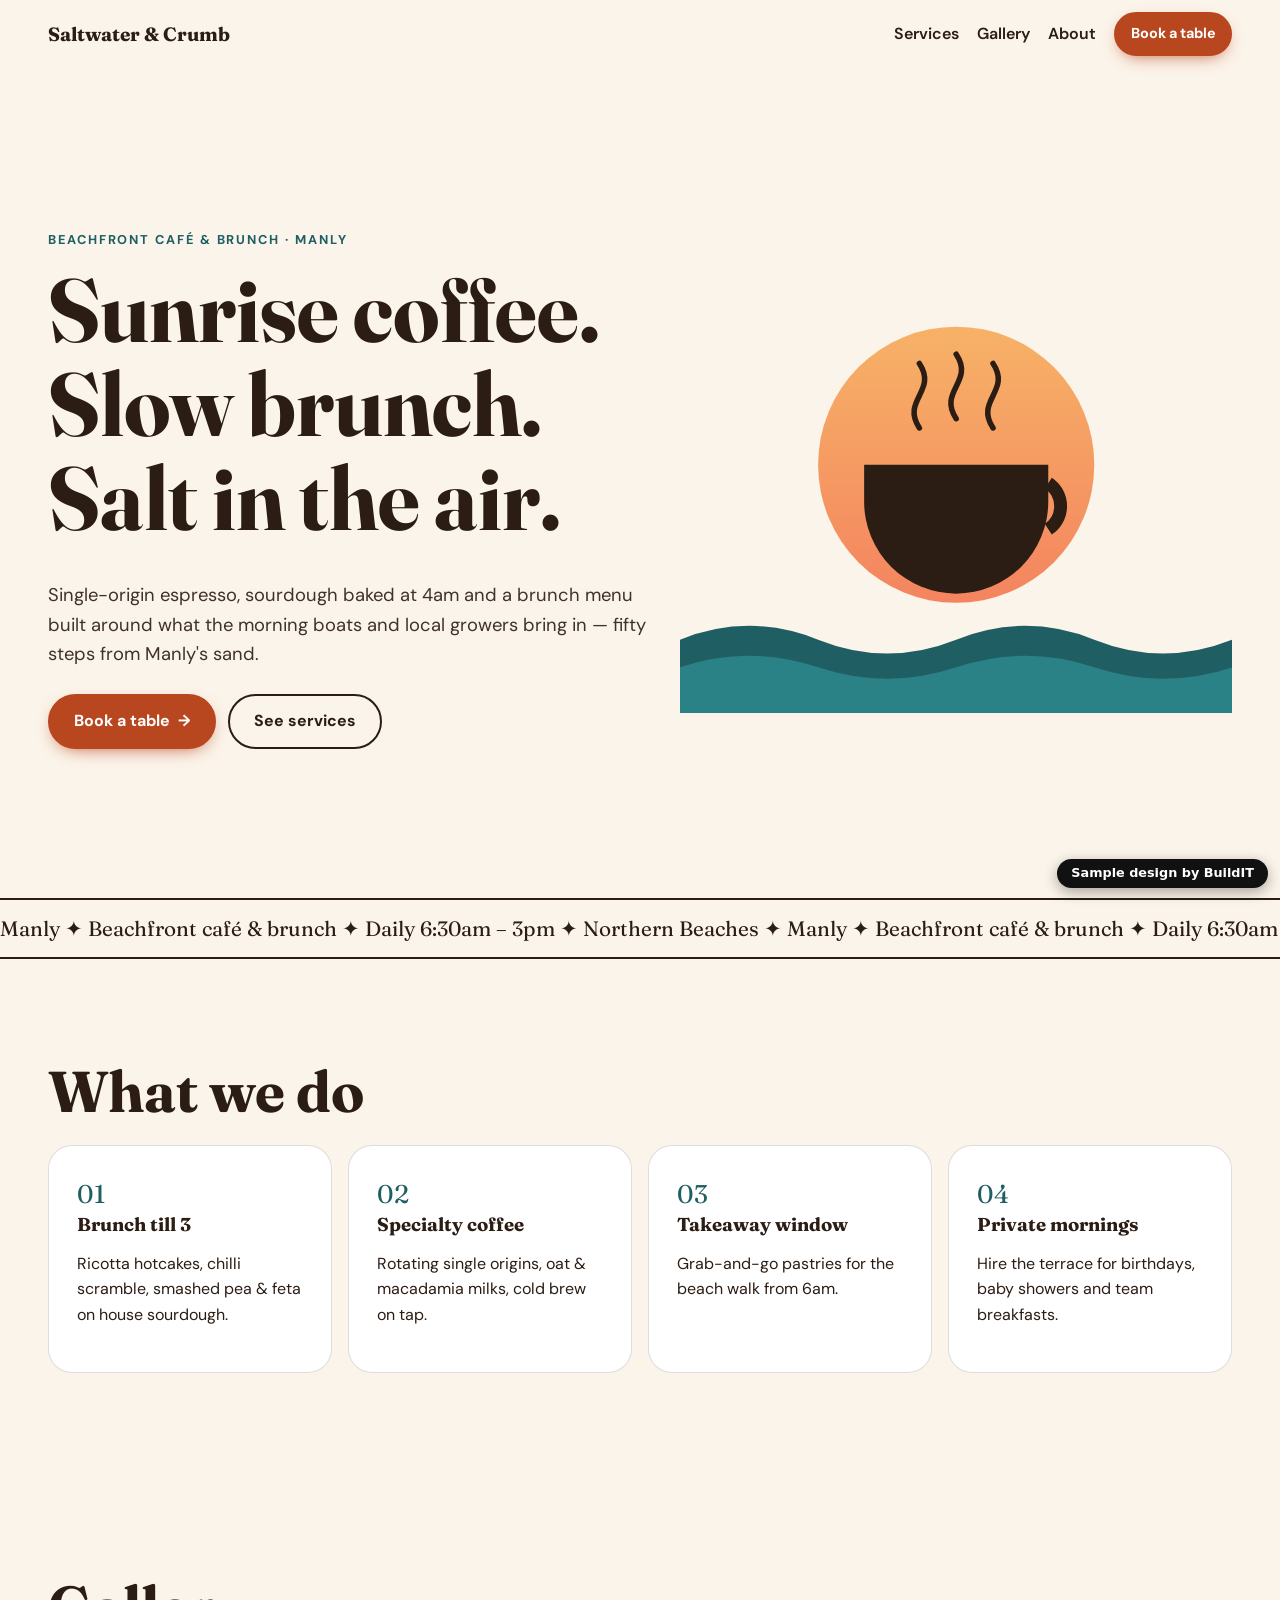
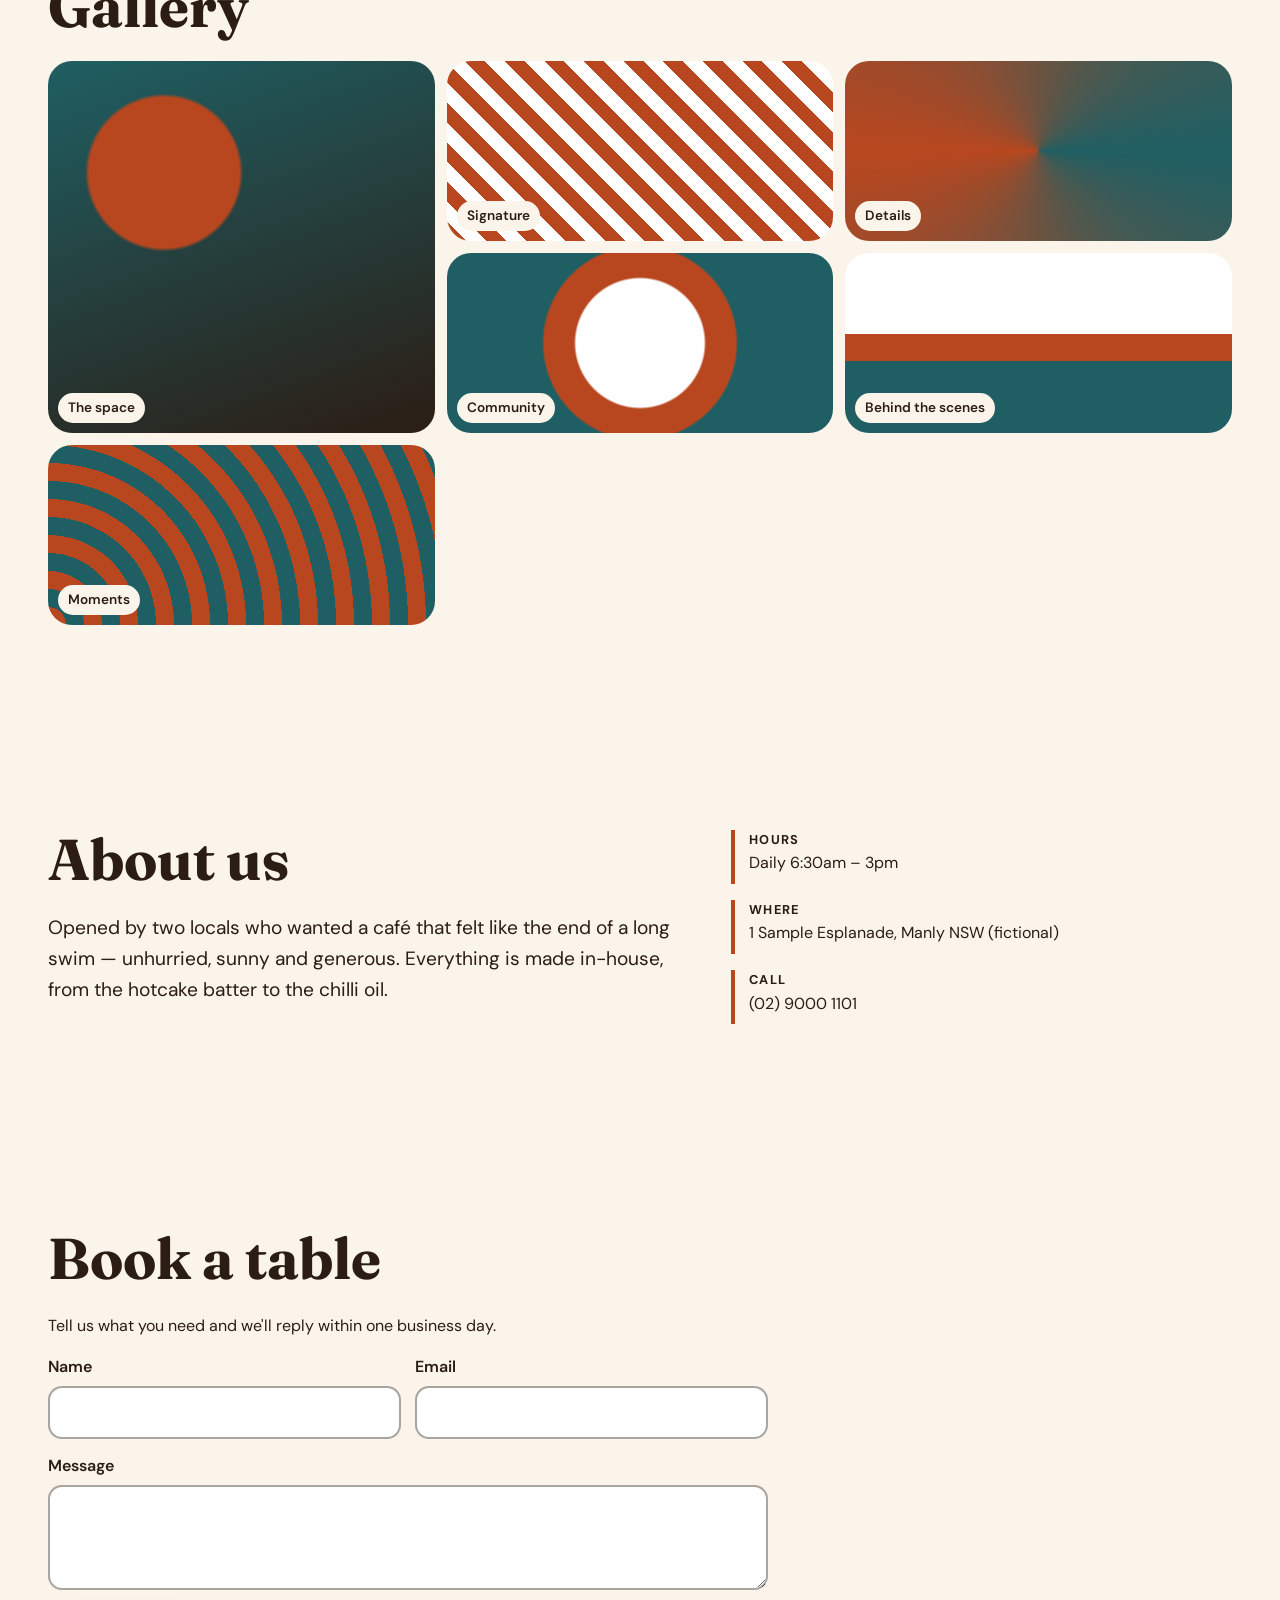
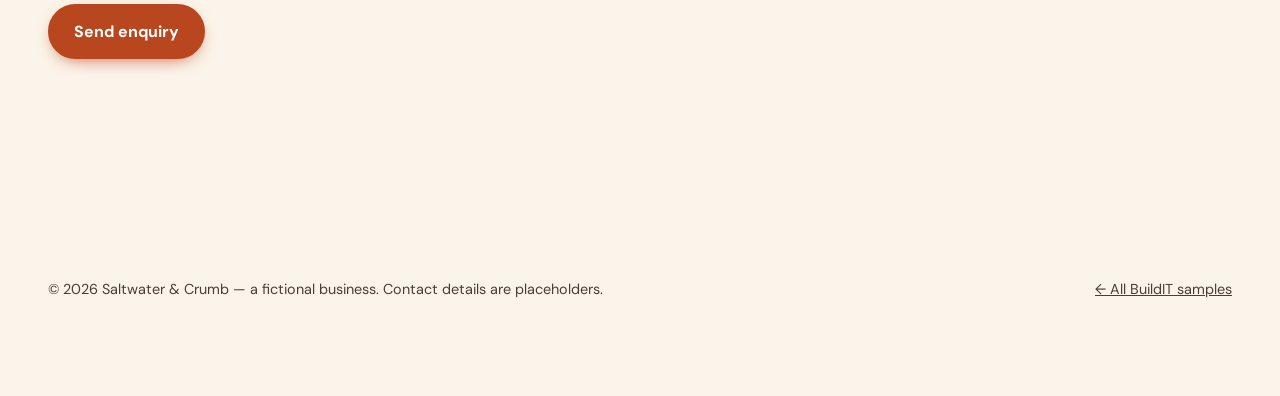
<file: saltwater-cafe/index.html>
<!doctype html><html lang="en-AU"><head><meta charset="utf-8"><meta name="viewport" content="width=device-width,initial-scale=1">
<title>Saltwater &amp; Crumb — Beachfront café &amp; brunch, Manly (sample design)</title><meta name="description" content="Concept website for a fictional beachfront café &amp; brunch in Manly. Sample design by BuildIT.">
<link rel="icon" href="data:image/svg+xml,<svg xmlns=%22http://www.w3.org/2000/svg%22 viewBox=%220 0 10 10%22><circle cx=%225%22 cy=%225%22 r=%225%22 fill=%22%23888%22/></svg>">
<link rel="preconnect" href="https://fonts.googleapis.com"><link rel="preconnect" href="https://fonts.gstatic.com" crossorigin><link href="https://fonts.googleapis.com/css2?family=Fraunces:ital,opsz,wght@0,9..144,400;0,9..144,700;1,9..144,400&family=DM+Sans:wght@400;600&display=swap" rel="stylesheet">
<style>:root{--bg:#fbf4ea;--fg:#2b1d14;--ac:#b8471f;--ac2:#1f5f63;--card:#fff;--hf:'Fraunces',serif;--bf:'DM Sans',sans-serif;--r:28px}</style><link rel="stylesheet" href="../assets/base.css"></head>
<body class="theme-sun"><a class="skip" href="#main">Skip to content</a>
<header class="nav"><a class="logo" href="#top">Saltwater &amp; Crumb</a><nav aria-label="Main"><a href="#services">Services</a><a href="#gallery">Gallery</a><a href="#about">About</a><a class="btn sm" href="#contact" aria-label="Book a table"><span class="lg">Book a table</span><span class="sh" aria-hidden="true">Book</span></a></nav></header>
<main id="main"><section class="hero" id="top"><div class="hero-text"><p class="eyebrow">Beachfront café &amp; brunch · Manly</p><h1 class="split">Sunrise coffee. Slow brunch. Salt in the air.</h1><p class="lede">Single-origin espresso, sourdough baked at 4am and a brunch menu built around what the morning boats and local growers bring in — fifty steps from Manly&#x27;s sand.</p><div class="ctas"><a class="btn" href="#contact">Book a table <span aria-hidden="true">→</span></a><a class="btn ghost" href="#services">See services</a></div></div><div class="hero-art"><svg viewBox="0 0 600 500" class="art" aria-hidden="true"><defs><linearGradient id="g" x1="0" y1="0" x2="0" y2="1"><stop offset="0" stop-color="#f7b267"/><stop offset="1" stop-color="#f4845f"/></linearGradient></defs><circle class="spin-slow" cx="300" cy="230" r="150" fill="url(#g)"/><g class="steam" stroke="var(--fg)" stroke-width="6" fill="none" stroke-linecap="round"><path d="M260 190c-20-30 20-40 0-70"/><path d="M300 180c-20-30 20-40 0-70"/><path d="M340 190c-20-30 20-40 0-70"/></g><path d="M200 230h200v40a100 100 0 0 1-200 0z" fill="var(--fg)"/><path d="M400 250a30 30 0 0 1 0 50" stroke="var(--fg)" stroke-width="14" fill="none"/><path class="wave1" d="M0 420q75-30 150 0t150 0 150 0 150 0v80H0z" fill="var(--ac2)"/><path class="wave2" d="M0 450q75-25 150 0t150 0 150 0 150 0v50H0z" fill="#2e8a8f" opacity=".8"/></svg></div></section>
<div class="marquee" aria-hidden="true"><div>Manly ✦ Beachfront café & brunch ✦ Daily 6:30am – 3pm ✦ Northern Beaches ✦ Manly ✦ Beachfront café & brunch ✦ Daily 6:30am – 3pm ✦ Northern Beaches ✦ Manly ✦ Beachfront café & brunch ✦ Daily 6:30am – 3pm ✦ Northern Beaches ✦ Manly ✦ Beachfront café & brunch ✦ Daily 6:30am – 3pm ✦ Northern Beaches ✦ </div></div>
<section id="services" class="wrap"><h2 class="reveal">What we do</h2><ul class="cards"><li class="card reveal" style="--d:0ms"><span class="num">01</span><h3>Brunch till 3</h3><p>Ricotta hotcakes, chilli scramble, smashed pea &amp; feta on house sourdough.</p></li><li class="card reveal" style="--d:80ms"><span class="num">02</span><h3>Specialty coffee</h3><p>Rotating single origins, oat &amp; macadamia milks, cold brew on tap.</p></li><li class="card reveal" style="--d:160ms"><span class="num">03</span><h3>Takeaway window</h3><p>Grab-and-go pastries for the beach walk from 6am.</p></li><li class="card reveal" style="--d:240ms"><span class="num">04</span><h3>Private mornings</h3><p>Hire the terrace for birthdays, baby showers and team breakfasts.</p></li></ul></section>
<section id="gallery" class="wrap"><h2 class="reveal">Gallery</h2><div class="gallery"><figure class="tile t0 reveal" style="--d:0ms"><div class="tile-art"></div><figcaption>The space</figcaption></figure><figure class="tile t1 reveal" style="--d:60ms"><div class="tile-art"></div><figcaption>Signature</figcaption></figure><figure class="tile t2 reveal" style="--d:120ms"><div class="tile-art"></div><figcaption>Details</figcaption></figure><figure class="tile t3 reveal" style="--d:180ms"><div class="tile-art"></div><figcaption>Community</figcaption></figure><figure class="tile t4 reveal" style="--d:240ms"><div class="tile-art"></div><figcaption>Behind the scenes</figcaption></figure><figure class="tile t5 reveal" style="--d:300ms"><div class="tile-art"></div><figcaption>Moments</figcaption></figure></div></section>
<section id="about" class="wrap about"><div class="reveal"><h2>About us</h2><p>Opened by two locals who wanted a café that felt like the end of a long swim — unhurried, sunny and generous. Everything is made in-house, from the hotcake batter to the chilli oil.</p></div><dl class="facts reveal"><div><dt>Hours</dt><dd>Daily 6:30am – 3pm</dd></div><div><dt>Where</dt><dd>1 Sample Esplanade, Manly NSW (fictional)</dd></div><div><dt>Call</dt><dd>(02) 9000 1101</dd></div></dl></section>
<section id="contact" class="wrap contact reveal"><h2>Book a table</h2><p>Tell us what you need and we'll reply within one business day.</p>
<form onsubmit="event.preventDefault();this.querySelector('.ok').hidden=false"><label>Name<input name="n" required autocomplete="name"></label><label>Email<input type="email" name="e" required autocomplete="email"></label><label class="full">Message<textarea name="m" rows="3"></textarea></label><button class="btn" type="submit">Send enquiry</button><p class="ok" role="status" hidden>Thanks! This is a sample form — no message was sent.</p></form></section></main>
<footer class="wrap foot"><p>© 2026 Saltwater &amp; Crumb — a fictional business. Contact details are placeholders.</p><p><a href="../">← All BuildIT samples</a></p></footer>
<a class="badge" href="../">Sample design by <b>BuildIT</b></a><script src="../assets/site.js" defer></script></body></html>
</file>
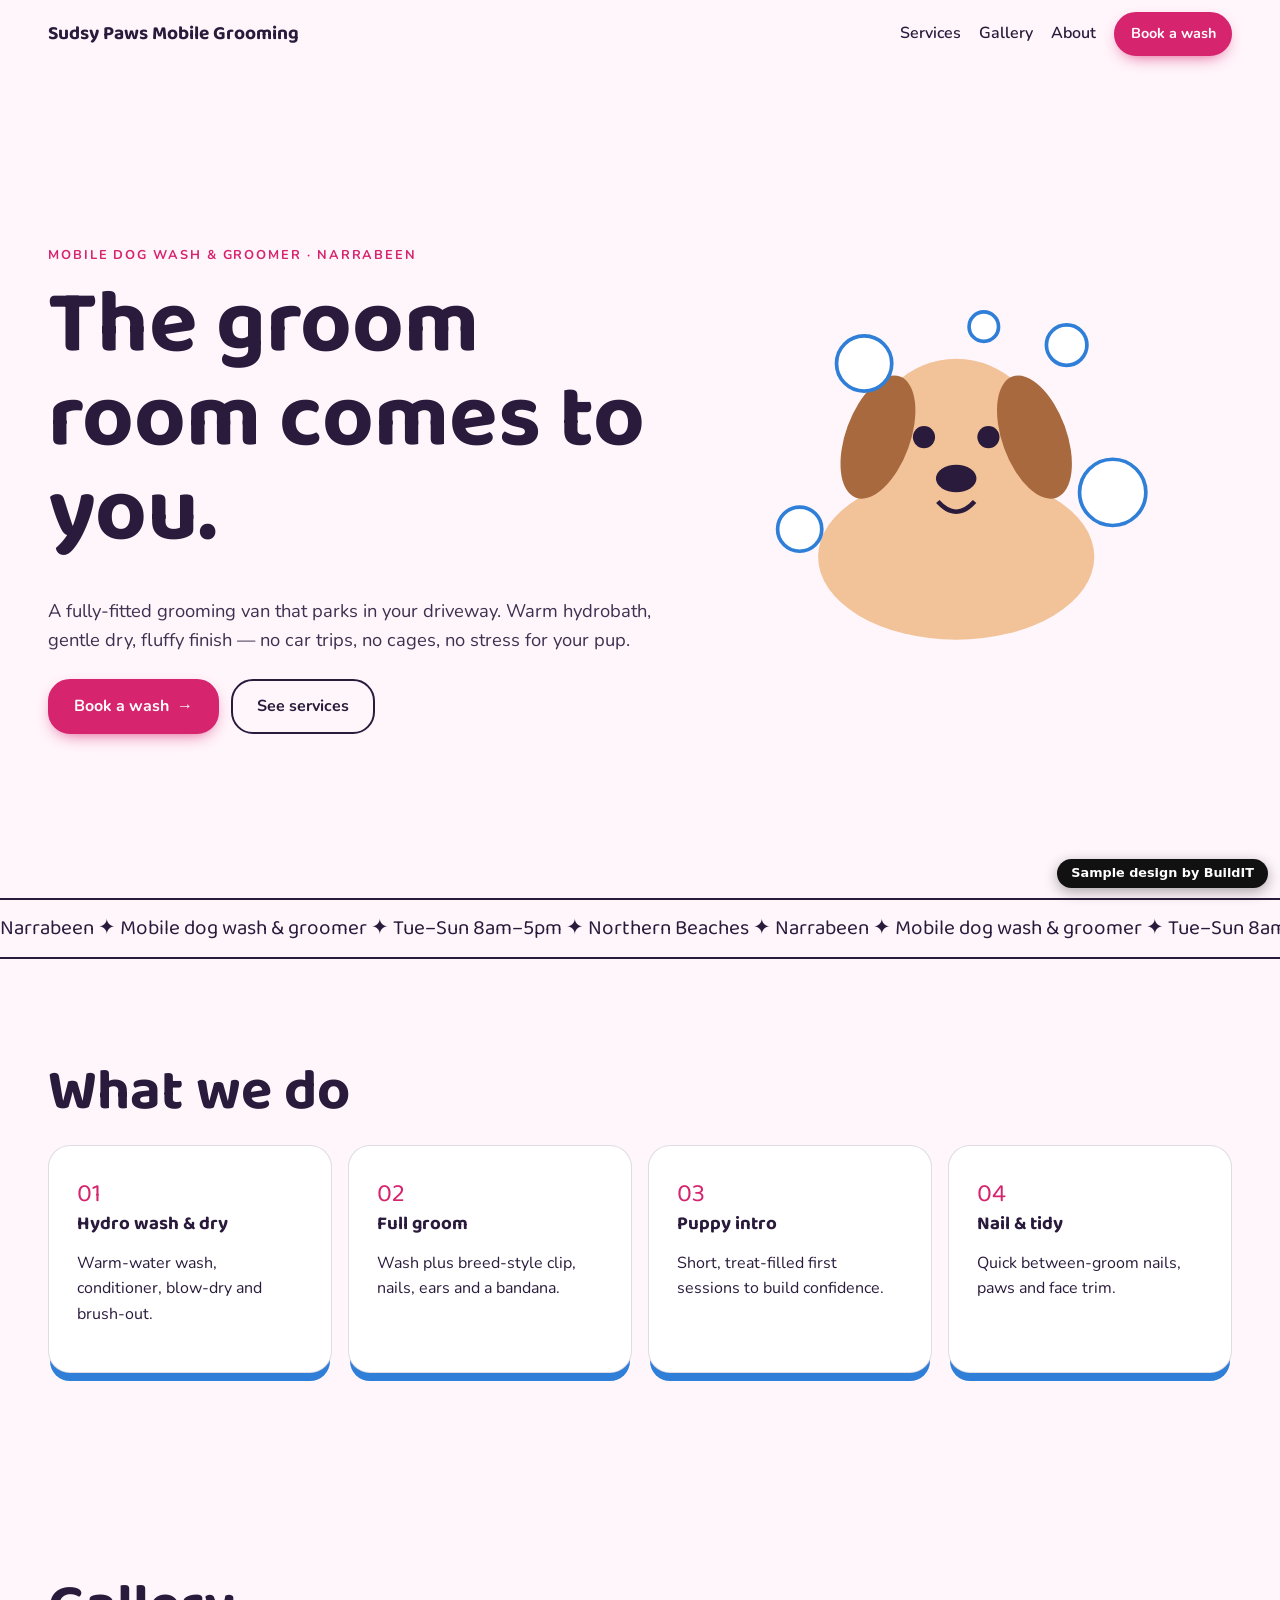
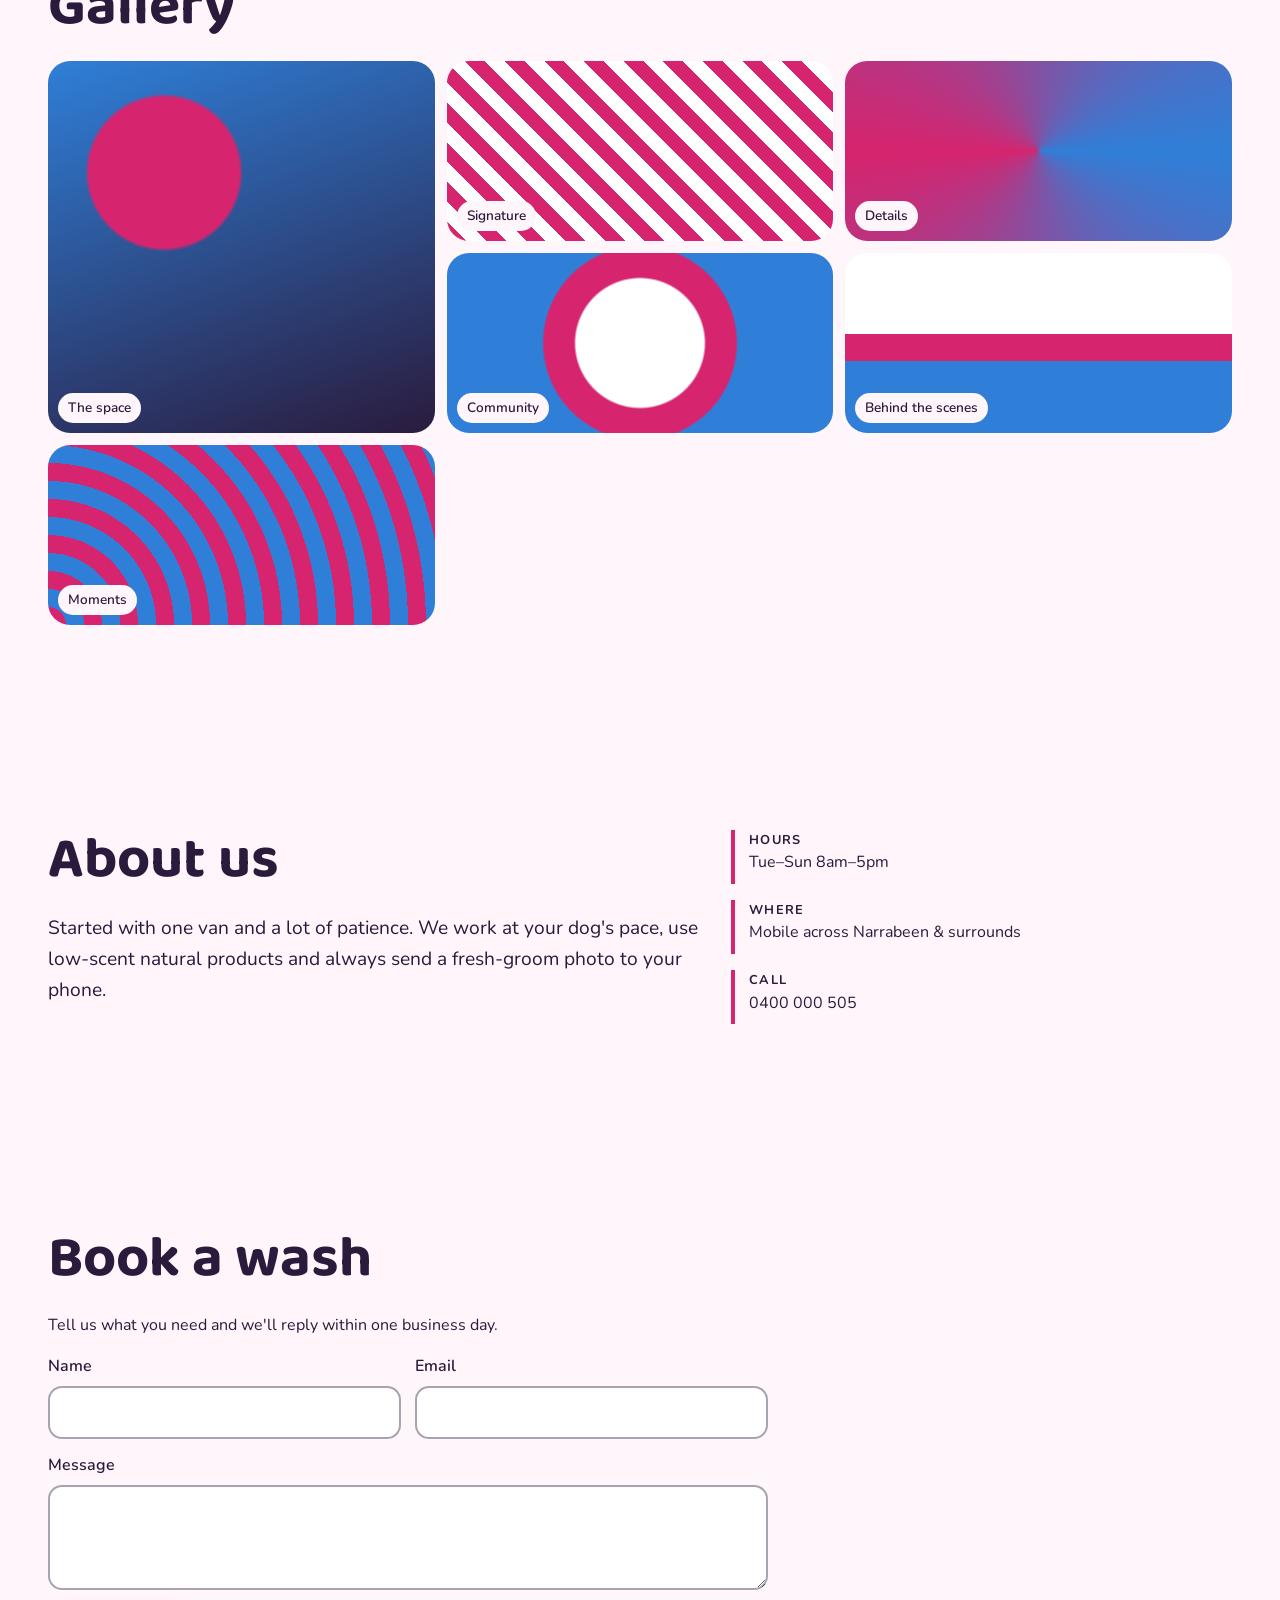
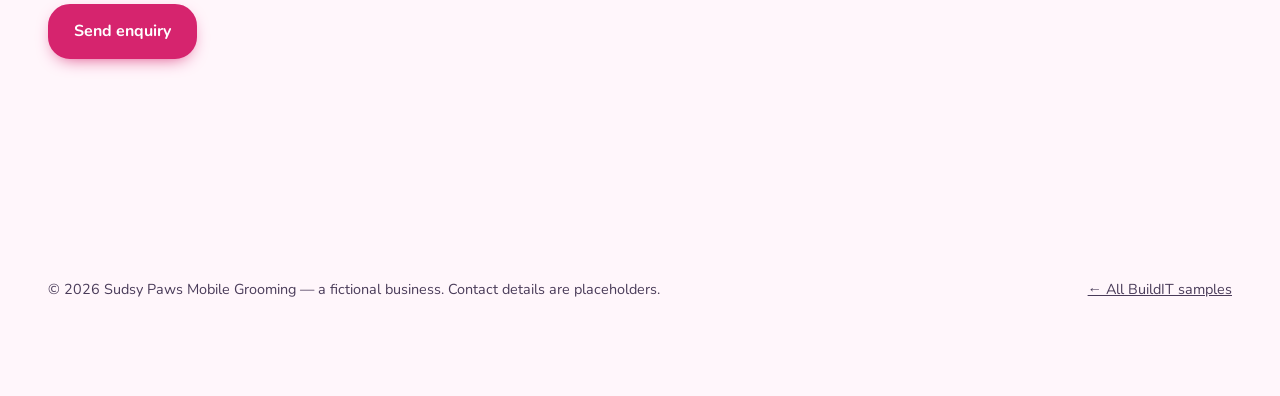
<file: sudsy-paws/index.html>
<!doctype html><html lang="en-AU"><head><meta charset="utf-8"><meta name="viewport" content="width=device-width,initial-scale=1">
<title>Sudsy Paws Mobile Grooming — Mobile dog wash &amp; groomer, Narrabeen (sample design)</title><meta name="description" content="Concept website for a fictional mobile dog wash &amp; groomer in Narrabeen. Sample design by BuildIT.">
<link rel="icon" href="data:image/svg+xml,<svg xmlns=%22http://www.w3.org/2000/svg%22 viewBox=%220 0 10 10%22><circle cx=%225%22 cy=%225%22 r=%225%22 fill=%22%23888%22/></svg>">
<link rel="preconnect" href="https://fonts.googleapis.com"><link rel="preconnect" href="https://fonts.gstatic.com" crossorigin><link href="https://fonts.googleapis.com/css2?family=Baloo+2:wght@500;800&family=Nunito:wght@400;700&display=swap" rel="stylesheet">
<style>:root{--bg:#fff6fb;--fg:#2a1b3d;--ac:#d6246e;--ac2:#2f7fd8;--card:#fff;--hf:'Baloo 2',cursive;--bf:'Nunito',sans-serif;--r:22px}</style><link rel="stylesheet" href="../assets/base.css"></head>
<body class="theme-bubbles"><a class="skip" href="#main">Skip to content</a>
<header class="nav"><a class="logo" href="#top">Sudsy Paws Mobile Grooming</a><nav aria-label="Main"><a href="#services">Services</a><a href="#gallery">Gallery</a><a href="#about">About</a><a class="btn sm" href="#contact" aria-label="Book a wash"><span class="lg">Book a wash</span><span class="sh" aria-hidden="true">Book</span></a></nav></header>
<main id="main"><section class="hero" id="top"><div class="hero-text"><p class="eyebrow">Mobile dog wash &amp; groomer · Narrabeen</p><h1 class="split">The groom room comes to you.</h1><p class="lede">A fully-fitted grooming van that parks in your driveway. Warm hydrobath, gentle dry, fluffy finish — no car trips, no cages, no stress for your pup.</p><div class="ctas"><a class="btn" href="#contact">Book a wash <span aria-hidden="true">→</span></a><a class="btn ghost" href="#services">See services</a></div></div><div class="hero-art"><svg viewBox="0 0 600 500" class="art" aria-hidden="true"><g class="dog"><ellipse cx="300" cy="330" rx="150" ry="90" fill="#f2c299"/><circle cx="300" cy="210" r="95" fill="#f2c299"/><ellipse cx="215" cy="200" rx="35" ry="70" fill="#a8693f" transform="rotate(20 215 200)"/><ellipse cx="385" cy="200" rx="35" ry="70" fill="#a8693f" transform="rotate(-20 385 200)"/><circle cx="265" cy="200" r="12" fill="var(--fg)"/><circle cx="335" cy="200" r="12" fill="var(--fg)"/><ellipse cx="300" cy="245" rx="22" ry="15" fill="var(--fg)"/><path d="M280 270q20 22 40 0" stroke="var(--fg)" stroke-width="5" fill="none"/></g><g fill="#fff" stroke="var(--ac2)" stroke-width="4" class="bub"><circle cx="200" cy="120" r="30"/><circle cx="420" cy="100" r="22"/><circle cx="470" cy="260" r="36"/><circle cx="130" cy="300" r="24"/><circle cx="330" cy="80" r="16"/></g></svg></div></section>
<div class="marquee" aria-hidden="true"><div>Narrabeen ✦ Mobile dog wash & groomer ✦ Tue–Sun 8am–5pm ✦ Northern Beaches ✦ Narrabeen ✦ Mobile dog wash & groomer ✦ Tue–Sun 8am–5pm ✦ Northern Beaches ✦ Narrabeen ✦ Mobile dog wash & groomer ✦ Tue–Sun 8am–5pm ✦ Northern Beaches ✦ Narrabeen ✦ Mobile dog wash & groomer ✦ Tue–Sun 8am–5pm ✦ Northern Beaches ✦ </div></div>
<section id="services" class="wrap"><h2 class="reveal">What we do</h2><ul class="cards"><li class="card reveal" style="--d:0ms"><span class="num">01</span><h3>Hydro wash &amp; dry</h3><p>Warm-water wash, conditioner, blow-dry and brush-out.</p></li><li class="card reveal" style="--d:80ms"><span class="num">02</span><h3>Full groom</h3><p>Wash plus breed-style clip, nails, ears and a bandana.</p></li><li class="card reveal" style="--d:160ms"><span class="num">03</span><h3>Puppy intro</h3><p>Short, treat-filled first sessions to build confidence.</p></li><li class="card reveal" style="--d:240ms"><span class="num">04</span><h3>Nail &amp; tidy</h3><p>Quick between-groom nails, paws and face trim.</p></li></ul></section>
<section id="gallery" class="wrap"><h2 class="reveal">Gallery</h2><div class="gallery"><figure class="tile t0 reveal" style="--d:0ms"><div class="tile-art"></div><figcaption>The space</figcaption></figure><figure class="tile t1 reveal" style="--d:60ms"><div class="tile-art"></div><figcaption>Signature</figcaption></figure><figure class="tile t2 reveal" style="--d:120ms"><div class="tile-art"></div><figcaption>Details</figcaption></figure><figure class="tile t3 reveal" style="--d:180ms"><div class="tile-art"></div><figcaption>Community</figcaption></figure><figure class="tile t4 reveal" style="--d:240ms"><div class="tile-art"></div><figcaption>Behind the scenes</figcaption></figure><figure class="tile t5 reveal" style="--d:300ms"><div class="tile-art"></div><figcaption>Moments</figcaption></figure></div></section>
<section id="about" class="wrap about"><div class="reveal"><h2>About us</h2><p>Started with one van and a lot of patience. We work at your dog&#x27;s pace, use low-scent natural products and always send a fresh-groom photo to your phone.</p></div><dl class="facts reveal"><div><dt>Hours</dt><dd>Tue–Sun 8am–5pm</dd></div><div><dt>Where</dt><dd>Mobile across Narrabeen &amp; surrounds</dd></div><div><dt>Call</dt><dd>0400 000 505</dd></div></dl></section>
<section id="contact" class="wrap contact reveal"><h2>Book a wash</h2><p>Tell us what you need and we'll reply within one business day.</p>
<form onsubmit="event.preventDefault();this.querySelector('.ok').hidden=false"><label>Name<input name="n" required autocomplete="name"></label><label>Email<input type="email" name="e" required autocomplete="email"></label><label class="full">Message<textarea name="m" rows="3"></textarea></label><button class="btn" type="submit">Send enquiry</button><p class="ok" role="status" hidden>Thanks! This is a sample form — no message was sent.</p></form></section></main>
<footer class="wrap foot"><p>© 2026 Sudsy Paws Mobile Grooming — a fictional business. Contact details are placeholders.</p><p><a href="../">← All BuildIT samples</a></p></footer>
<a class="badge" href="../">Sample design by <b>BuildIT</b></a><script src="../assets/site.js" defer></script></body></html>
</file>
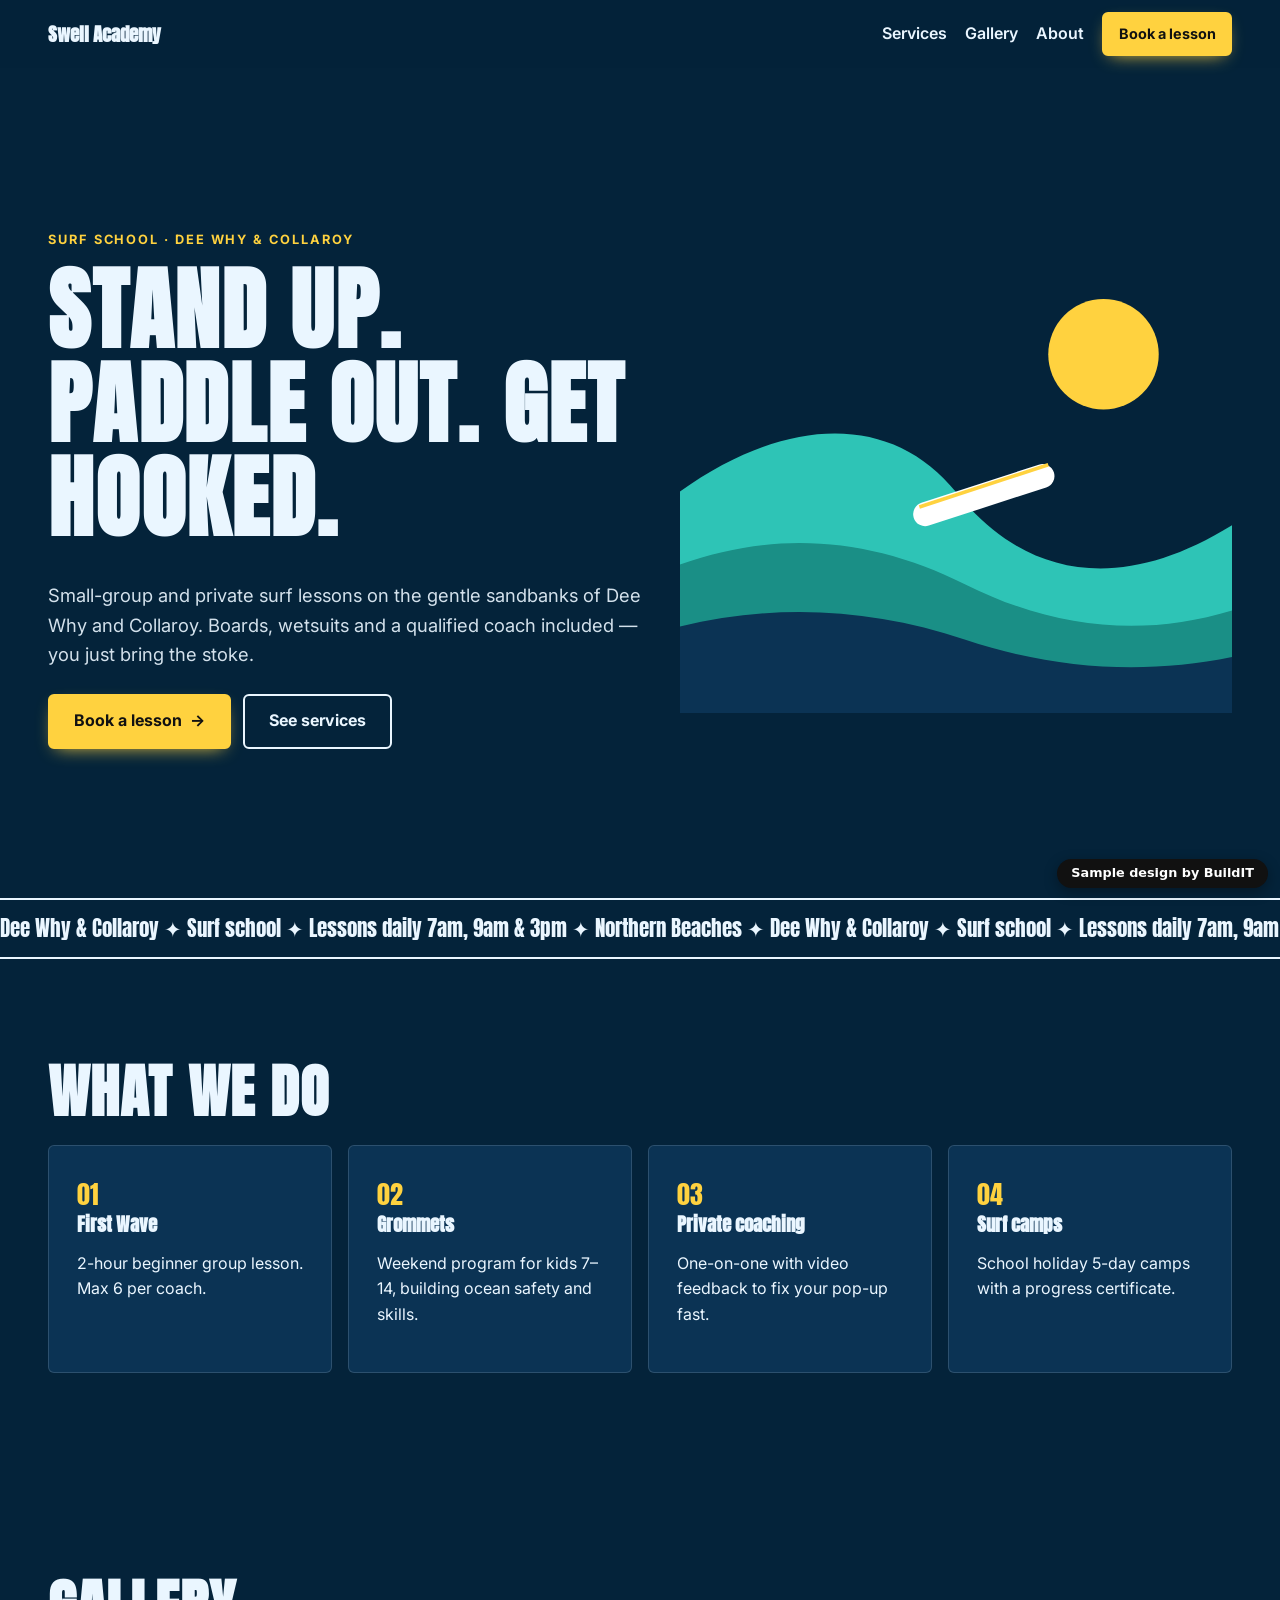
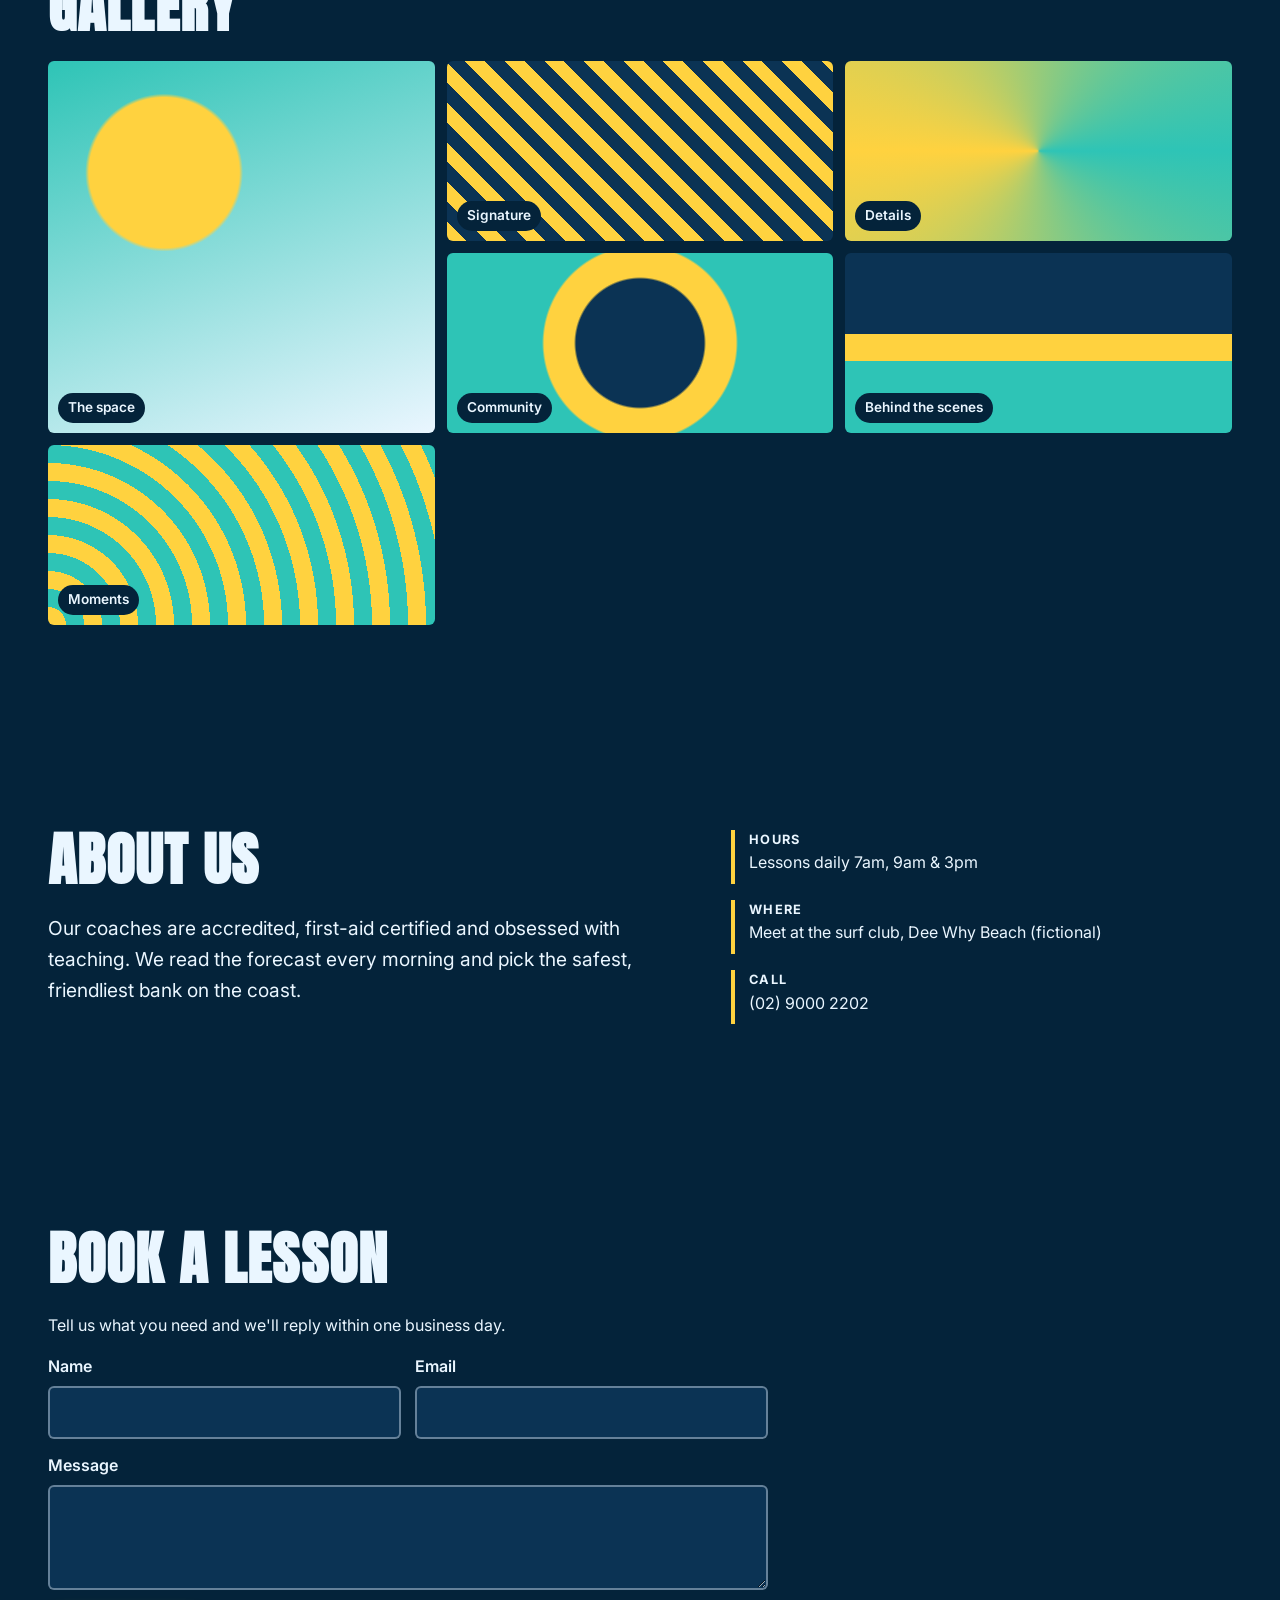
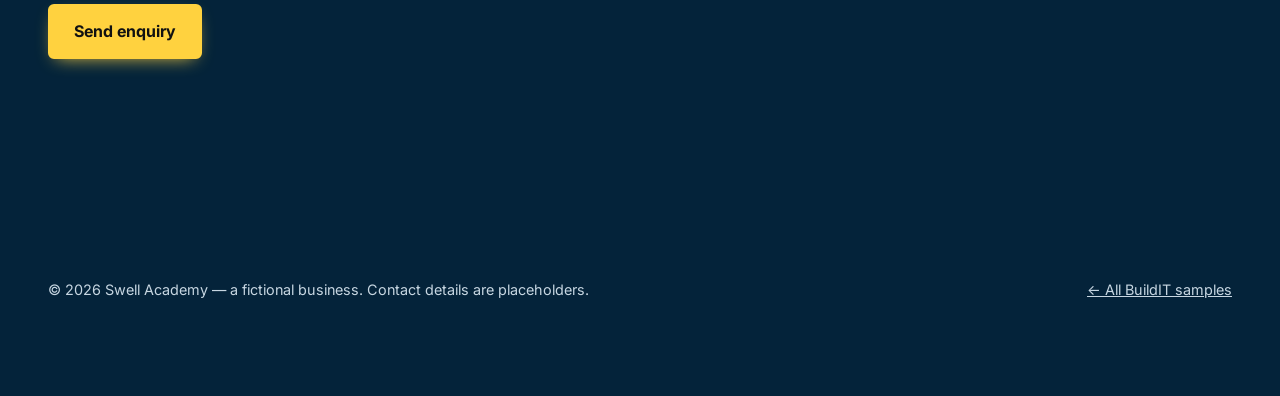
<file: swell-academy/index.html>
<!doctype html><html lang="en-AU"><head><meta charset="utf-8"><meta name="viewport" content="width=device-width,initial-scale=1">
<title>Swell Academy — Surf school, Dee Why &amp; Collaroy (sample design)</title><meta name="description" content="Concept website for a fictional surf school in Dee Why &amp; Collaroy. Sample design by BuildIT.">
<link rel="icon" href="data:image/svg+xml,<svg xmlns=%22http://www.w3.org/2000/svg%22 viewBox=%220 0 10 10%22><circle cx=%225%22 cy=%225%22 r=%225%22 fill=%22%23888%22/></svg>">
<link rel="preconnect" href="https://fonts.googleapis.com"><link rel="preconnect" href="https://fonts.gstatic.com" crossorigin><link href="https://fonts.googleapis.com/css2?family=Anton&family=Inter:wght@400;600;800&display=swap" rel="stylesheet">
<style>:root{--bg:#04233a;--fg:#eaf6ff;--ac:#ffd23f;--ac2:#2ec4b6;--card:#0b3354;--hf:'Anton',sans-serif;--bf:'Inter',sans-serif;--r:6px}</style><link rel="stylesheet" href="../assets/base.css"></head>
<body class="theme-wave"><a class="skip" href="#main">Skip to content</a>
<header class="nav"><a class="logo" href="#top">Swell Academy</a><nav aria-label="Main"><a href="#services">Services</a><a href="#gallery">Gallery</a><a href="#about">About</a><a class="btn sm" href="#contact" aria-label="Book a lesson"><span class="lg">Book a lesson</span><span class="sh" aria-hidden="true">Book</span></a></nav></header>
<main id="main"><section class="hero" id="top"><div class="hero-text"><p class="eyebrow">Surf school · Dee Why &amp; Collaroy</p><h1 class="split">Stand up. Paddle out. Get hooked.</h1><p class="lede">Small-group and private surf lessons on the gentle sandbanks of Dee Why and Collaroy. Boards, wetsuits and a qualified coach included — you just bring the stoke.</p><div class="ctas"><a class="btn" href="#contact">Book a lesson <span aria-hidden="true">→</span></a><a class="btn ghost" href="#services">See services</a></div></div><div class="hero-art"><svg viewBox="0 0 600 500" class="art" aria-hidden="true"><circle cx="460" cy="110" r="60" fill="var(--ac)"/><path class="wave1" d="M-50 300C80 180 220 160 300 260s200 120 350 0v300H-50z" fill="var(--ac2)"/><path class="wave2" d="M-50 360c120-60 240-60 360 0s240 60 360 0v200H-50z" fill="#1a8f86"/><g class="board"><rect x="250" y="250" width="160" height="26" rx="13" fill="#fff" transform="rotate(-18 330 263)"/><line x1="260" y1="276" x2="400" y2="230" stroke="var(--ac)" stroke-width="4"/></g><path class="wave3" d="M-50 420c120-40 240-40 360 0s240 40 360 0v200H-50z" fill="#0b3354"/></svg></div></section>
<div class="marquee" aria-hidden="true"><div>Dee Why & Collaroy ✦ Surf school ✦ Lessons daily 7am, 9am & 3pm ✦ Northern Beaches ✦ Dee Why & Collaroy ✦ Surf school ✦ Lessons daily 7am, 9am & 3pm ✦ Northern Beaches ✦ Dee Why & Collaroy ✦ Surf school ✦ Lessons daily 7am, 9am & 3pm ✦ Northern Beaches ✦ Dee Why & Collaroy ✦ Surf school ✦ Lessons daily 7am, 9am & 3pm ✦ Northern Beaches ✦ </div></div>
<section id="services" class="wrap"><h2 class="reveal">What we do</h2><ul class="cards"><li class="card reveal" style="--d:0ms"><span class="num">01</span><h3>First Wave</h3><p>2-hour beginner group lesson. Max 6 per coach.</p></li><li class="card reveal" style="--d:80ms"><span class="num">02</span><h3>Grommets</h3><p>Weekend program for kids 7–14, building ocean safety and skills.</p></li><li class="card reveal" style="--d:160ms"><span class="num">03</span><h3>Private coaching</h3><p>One-on-one with video feedback to fix your pop-up fast.</p></li><li class="card reveal" style="--d:240ms"><span class="num">04</span><h3>Surf camps</h3><p>School holiday 5-day camps with a progress certificate.</p></li></ul></section>
<section id="gallery" class="wrap"><h2 class="reveal">Gallery</h2><div class="gallery"><figure class="tile t0 reveal" style="--d:0ms"><div class="tile-art"></div><figcaption>The space</figcaption></figure><figure class="tile t1 reveal" style="--d:60ms"><div class="tile-art"></div><figcaption>Signature</figcaption></figure><figure class="tile t2 reveal" style="--d:120ms"><div class="tile-art"></div><figcaption>Details</figcaption></figure><figure class="tile t3 reveal" style="--d:180ms"><div class="tile-art"></div><figcaption>Community</figcaption></figure><figure class="tile t4 reveal" style="--d:240ms"><div class="tile-art"></div><figcaption>Behind the scenes</figcaption></figure><figure class="tile t5 reveal" style="--d:300ms"><div class="tile-art"></div><figcaption>Moments</figcaption></figure></div></section>
<section id="about" class="wrap about"><div class="reveal"><h2>About us</h2><p>Our coaches are accredited, first-aid certified and obsessed with teaching. We read the forecast every morning and pick the safest, friendliest bank on the coast.</p></div><dl class="facts reveal"><div><dt>Hours</dt><dd>Lessons daily 7am, 9am &amp; 3pm</dd></div><div><dt>Where</dt><dd>Meet at the surf club, Dee Why Beach (fictional)</dd></div><div><dt>Call</dt><dd>(02) 9000 2202</dd></div></dl></section>
<section id="contact" class="wrap contact reveal"><h2>Book a lesson</h2><p>Tell us what you need and we'll reply within one business day.</p>
<form onsubmit="event.preventDefault();this.querySelector('.ok').hidden=false"><label>Name<input name="n" required autocomplete="name"></label><label>Email<input type="email" name="e" required autocomplete="email"></label><label class="full">Message<textarea name="m" rows="3"></textarea></label><button class="btn" type="submit">Send enquiry</button><p class="ok" role="status" hidden>Thanks! This is a sample form — no message was sent.</p></form></section></main>
<footer class="wrap foot"><p>© 2026 Swell Academy — a fictional business. Contact details are placeholders.</p><p><a href="../">← All BuildIT samples</a></p></footer>
<a class="badge" href="../">Sample design by <b>BuildIT</b></a><script src="../assets/site.js" defer></script></body></html>
</file>
<file: assets/base.css>
*,*::before,*::after{box-sizing:border-box}html{scroll-behavior:smooth}body{margin:0;background:var(--bg);color:var(--fg);font:400 1rem/1.6 var(--bf);overflow-x:hidden;--bt:#fff}
.theme-wave,.theme-stars,.theme-bolt{--bt:#111}
h1,h2,h3{font-family:var(--hf);line-height:1.05;margin:0 0 .4em}h2{font-size:clamp(2rem,6vw,3.6rem)}
a{color:inherit}.skip{position:absolute;left:-999px}.skip:focus{left:8px;top:8px;z-index:99;background:var(--fg);color:var(--bg);padding:8px}
:focus-visible{outline:3px solid var(--ac);outline-offset:3px}
.nav{position:sticky;top:0;z-index:10;display:flex;justify-content:space-between;align-items:center;gap:12px;padding:12px clamp(16px,4vw,48px);background:color-mix(in srgb,var(--bg) 85%,transparent);backdrop-filter:blur(10px)}
.logo{font-family:var(--hf);font-weight:700;font-size:1.2rem;text-decoration:none}.nav nav{display:flex;gap:18px;align-items:center}.nav nav a:not(.btn){display:none;text-decoration:none;font-weight:600}
@media(min-width:800px){.nav nav a:not(.btn){display:inline}}
.btn{display:inline-flex;align-items:center;gap:.5em;min-height:48px;padding:.8em 1.5em;background:var(--ac);color:var(--bt);font-weight:700;text-decoration:none;border:2px solid var(--ac);border-radius:var(--r);cursor:pointer;font:inherit;font-weight:700;box-shadow:0 6px 18px -8px var(--ac);transition:transform .2s,box-shadow .2s}
.btn:hover{transform:translateY(-2px);box-shadow:0 12px 24px -10px var(--ac)}.btn.ghost{background:transparent;color:var(--fg);border-color:currentColor;box-shadow:none}.btn.sm{min-height:44px;padding:.5em 1em;font-size:.9rem}
.hero{display:grid;gap:24px;padding:clamp(24px,6vw,72px) clamp(16px,4vw,48px);align-items:center;min-height:calc(100svh - 70px)}
@media(min-width:900px){.hero{grid-template-columns:1.1fr 1fr}}
.eyebrow{text-transform:uppercase;letter-spacing:.15em;font-size:.8rem;font-weight:700;color:var(--ac)}
.theme-sun .eyebrow,.theme-bolt .eyebrow{color:var(--ac2)}
h1{font-size:clamp(2.6rem,9vw,5.6rem)}.lede{font-size:1.15rem;max-width:36em;opacity:.9}.ctas{display:flex;flex-wrap:wrap;gap:12px;margin-top:24px}
.art{width:100%;height:auto;max-height:70svh;display:block}
.split .w{display:inline-block;opacity:0;transform:translateY(.6em);animation:up .8s cubic-bezier(.2,.8,.2,1) forwards;animation-delay:calc(var(--i)*70ms)}
@keyframes up{to{opacity:1;transform:none}}
.marquee{overflow:hidden;white-space:nowrap;border-block:2px solid var(--fg);padding:12px 0;font-family:var(--hf);font-size:1.3rem}.marquee div{display:inline-block;animation:mq 30s linear infinite}@keyframes mq{to{transform:translateX(-50%)}}
.wrap{padding:clamp(48px,8vw,110px) clamp(16px,4vw,48px);max-width:1280px;margin:auto}
.cards{list-style:none;padding:0;margin:0;display:grid;gap:16px;grid-template-columns:repeat(auto-fit,minmax(240px,1fr))}
.card{background:var(--card);padding:28px;border-radius:min(var(--r),24px);border:1px solid color-mix(in srgb,var(--fg) 15%,transparent);transition:transform .3s}.card:hover{transform:translateY(-6px)}
.num{font-family:var(--hf);color:var(--ac);font-size:1.6rem}.theme-sun .num,.theme-bolt .num{color:var(--ac2)}
.gallery{display:grid;gap:12px;grid-template-columns:repeat(2,1fr)}@media(min-width:800px){.gallery{grid-template-columns:repeat(3,1fr)}.tile.t0{grid-row:span 2}}
.tile{margin:0;position:relative;border-radius:min(var(--r),24px);overflow:hidden;min-height:180px}.tile-art{position:absolute;inset:0;transition:transform .6s}.tile:hover .tile-art{transform:scale(1.06)}
.tile figcaption{position:absolute;left:10px;bottom:10px;background:var(--bg);color:var(--fg);padding:4px 10px;font-size:.85rem;font-weight:600;border-radius:99px}
.t0 .tile-art{background:radial-gradient(circle at 30% 30%,var(--ac) 0 20%,transparent 21%),linear-gradient(160deg,var(--ac2),var(--fg))}
.t1 .tile-art{background:repeating-linear-gradient(45deg,var(--ac) 0 14px,var(--card) 14px 28px)}
.t2 .tile-art{background:conic-gradient(from 90deg,var(--ac2),var(--ac),var(--ac2))}
.t3 .tile-art{background:radial-gradient(circle,var(--card) 0 30%,var(--ac) 31% 45%,var(--ac2) 46%)}
.t4 .tile-art{background:linear-gradient(0deg,var(--ac2) 40%,var(--ac) 40% 55%,var(--card) 55%)}
.t5 .tile-art{background:repeating-radial-gradient(circle at 0 100%,var(--ac) 0 18px,var(--ac2) 18px 36px)}
.about{display:grid;gap:32px}@media(min-width:900px){.about{grid-template-columns:1.3fr 1fr}}.about p{font-size:1.2rem}
.facts{margin:0;display:grid;gap:16px}.facts div{border-left:4px solid var(--ac);padding-left:14px}dt{font-weight:700;text-transform:uppercase;font-size:.8rem;letter-spacing:.1em}dd{margin:0}
.contact form{display:grid;gap:14px;max-width:720px}@media(min-width:700px){.contact form{grid-template-columns:1fr 1fr}.full,.contact .btn,.ok{grid-column:1/-1}}
label{display:grid;gap:6px;font-weight:600}input,textarea{font:inherit;padding:12px;border:2px solid color-mix(in srgb,var(--fg) 40%,transparent);background:var(--card);color:var(--fg);border-radius:min(var(--r),14px)}.contact .btn{justify-self:start}
.foot{display:flex;flex-wrap:wrap;justify-content:space-between;font-size:.9rem;opacity:.85;padding-bottom:80px}
.badge{position:fixed;right:12px;bottom:12px;z-index:20;background:#111;color:#fff;padding:8px 14px;border-radius:99px;font:600 .8rem/1 system-ui,sans-serif;text-decoration:none;box-shadow:0 4px 14px #0005}
.reveal{opacity:0;transform:translateY(30px);transition:opacity .8s,transform .8s cubic-bezier(.2,.8,.2,1);transition-delay:var(--d,0ms)}.reveal.in{opacity:1;transform:none}
/* hero motion */
.spin-slow{transform-origin:300px 230px;animation:pulse 6s ease-in-out infinite}@keyframes pulse{50%{transform:scale(1.05)}}
.steam path{animation:steam 3s ease-in-out infinite;stroke-dasharray:90;}.steam path:nth-child(2){animation-delay:.5s}.steam path:nth-child(3){animation-delay:1s}@keyframes steam{0%{stroke-dashoffset:90;opacity:0}50%{opacity:1}100%{stroke-dashoffset:-90;opacity:0}}
.wave1,.wave2,.wave3{animation:sway 6s ease-in-out infinite}.wave2{animation-duration:8s;animation-direction:reverse}.wave3{animation-duration:5s}@keyframes sway{50%{transform:translateX(-30px)}}
.board{animation:ride 4s ease-in-out infinite}@keyframes ride{50%{transform:translate(20px,-18px) rotate(-3deg)}}
.pipe{stroke-dasharray:900;stroke-dashoffset:900;animation:draw 2s ease forwards}@keyframes draw{to{stroke-dashoffset:0}}.zap{transform-origin:300px 250px;animation:zap 2.4s ease-in-out infinite}@keyframes zap{0%,100%{transform:scale(1)}8%{transform:scale(1.08) rotate(-3deg)}16%{transform:scale(1)}}
.br1,.br2,.br3{transform-origin:300px 250px;animation:breath 6s ease-in-out infinite}.br2{animation-delay:.4s}.br3{animation-delay:.8s}@keyframes breath{50%{transform:scale(.86)}}
.bub circle{animation:float 5s ease-in-out infinite}.bub circle:nth-child(2n){animation-delay:-2s}.bub circle:nth-child(3n){animation-delay:-3.5s}@keyframes float{50%{transform:translateY(-26px)}}.dog{transform-origin:300px 420px;animation:wag 3s ease-in-out infinite}@keyframes wag{50%{transform:rotate(2deg)}}
.sunset{animation:set 10s ease-in-out infinite alternate}@keyframes set{to{transform:translateY(25px)}}.twinkle circle{animation:tw 2.5s infinite alternate}.twinkle circle:nth-child(odd){animation-delay:-1.2s}@keyframes tw{to{opacity:.2}}.beam{transform-origin:462px 255px;animation:beam 4s ease-in-out infinite}@keyframes beam{50%{opacity:.05}}
/* theme flavour */
.theme-wave h1,.theme-wave h2{text-transform:uppercase;letter-spacing:.02em}
.theme-bolt .card{border:3px solid var(--fg);box-shadow:6px 6px 0 var(--fg)}.theme-bolt .marquee{background:var(--ac);color:#111}.theme-bolt h1{font-weight:900;letter-spacing:-.03em}
.theme-breath h1{font-weight:400;font-style:italic}.theme-breath .marquee{border:0;opacity:.7}
.theme-stars h1{font-weight:400}.theme-stars .marquee{color:var(--ac);border-color:var(--ac)}
.theme-bubbles .card{box-shadow:0 10px 0 -2px var(--ac2)}
@media(prefers-reduced-motion:reduce){*,*::before,*::after{animation:none!important;transition:none!important;scroll-behavior:auto!important}.reveal,.split .w{opacity:1;transform:none}.pipe{stroke-dashoffset:0}}
.nav .btn{white-space:nowrap;flex-shrink:0}.nav .sh{display:none}.logo{min-width:0}
@media(max-width:519px){.nav .lg{display:none}.nav .sh{display:inline}.nav .btn.sm{padding:.5em .9em;font-size:.85rem}.logo{font-size:1.05rem;line-height:1.15}}
</file>
